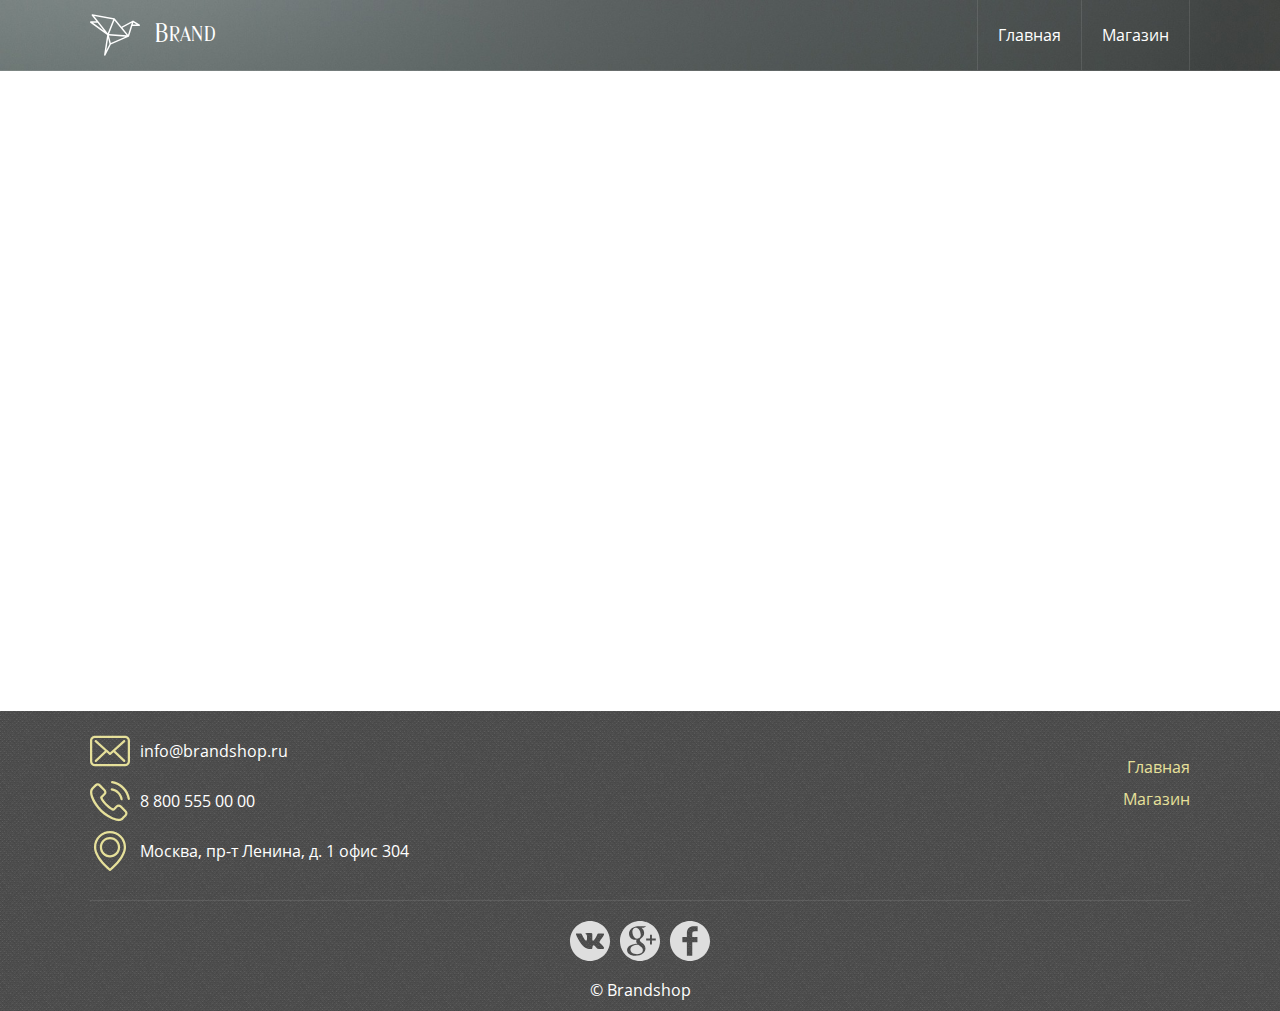
<file: brandshop/index.html>
<!DOCTYPE html>
<html lang="ru">
<head>
    <meta charset="UTF-8">
    <link href="styles/site.css" rel="stylesheet">
    <script src="scripts/jquery.js"></script>
    <script src="scripts/site.js"></script>
    <title>Онлайн магазин</title>
</head>
<body>
<header>
    <div id="headerInside">
        <div id="logo"></div>
        <div id="companyName">Brand</div>
        <div id="navWrap">
            <a href="#">
                Главная
            </a>
            <a href="#">
                Магазин
            </a>
        </div>
    </div>
</header>

<div id="content">
    <?php
        echo "Hello World!"
    ?>
    <!-- <div id="promo">
        <h1 id="promoText">
            Здесь будет рекламный заголовок
        </h1>
    </div>

    <div id="mainTextWrap">
        <div id="mainText">
            Здесь будет текст для главной страницы. Здесь будет текст для главной страницы. Здесь будет текст для главной страницы.
            Здесь будет текст для главной страницы. Здесь будет текст для главной страницы. Здесь будет текст для главной страницы.
            Здесь будет текст для главной страницы. Здесь будет текст для главной страницы. Здесь будет текст для главной страницы.
            Здесь будет текст для главной страницы. Здесь будет текст для главной страницы. Здесь будет текст для главной страницы.
            Здесь будет текст для главной страницы. Здесь будет текст для главной страницы. Здесь будет текст для главной страницы.
            Здесь будет текст для главной страницы. Здесь будет текст для главной страницы. Здесь будет текст для главной страницы.
            Здесь будет текст для главной страницы. Здесь будет текст для главной страницы. Здесь будет текст для главной страницы.
            Здесь будет текст для главной страницы. Здесь будет текст для главной страницы. Здесь будет текст для главной страницы.
            Здесь будет текст для главной страницы. Здесь будет текст для главной страницы. Здесь будет текст для главной страницы.
        </div>
    </div>

    <div style="width: 1100px; margin: 0 auto">
        <hr>
        <h2>
            Это будет отдельная страница с открытым магзином
        </h2>

        <div style="width: 1100px; margin: 0 auto">
            <h1>
                Каталог товаров
            </h1>
            <div>
                <div class="shopUnit">
                    <img src="http://placehold.it/308x231" />

                    <div class="shopUnitName">
                        Название продукта
                    </div>
                    <div class="shopUnitShortDesc">
                        Здесь будет немного текста описывающего продукт.
                        Здесь будет немного текста описывающего продукт.
                        Здесь будет немного текста описывающего продукт.
                    </div>
                    <div class="shopUnitPrice">
                        Цена: 0000 $
                    </div>
                    <a href="#" class="shopUnitMore">
                        Подробнее
                    </a>
                </div>

                <div class="shopUnit">
                    <img src="http://placehold.it/308x231" />

                    <div class="shopUnitName">
                        Название продукта
                    </div>
                    <div class="shopUnitShortDesc">
                        Здесь будет немного текста описывающего продукт.
                        Здесь будет немного текста описывающего продукт.
                        Здесь будет немного текста описывающего продукт.
                    </div>
                    <div class="shopUnitPrice">
                        Цена: 0000 $
                    </div>
                    <a href="#" class="shopUnitMore">
                        Подробнее
                    </a>
                </div>

                <div class="shopUnit">
                    <img src="http://placehold.it/308x231" />

                    <div class="shopUnitName">
                        Название продукта
                    </div>
                    <div class="shopUnitShortDesc">
                        Здесь будет немного текста описывающего продукт.
                        Здесь будет немного текста описывающего продукт.
                        Здесь будет немного текста описывающего продукт.
                    </div>
                    <div class="shopUnitPrice">
                        Цена: 0000 $
                    </div>
                    <a href="#" class="shopUnitMore">
                        Подробнее
                    </a>
                </div>
            </div>
        </div>

        <div style="margin-bottom: 20px; float: left;">
            <hr>
            <h2>
                Это будет отдельная страница с открытым товаром
            </h2>

            <div id="openedProduct-img">
                <img src="http://placehold.it/342x260">
            </div>
            <div id="openedProduct-content">
                <h1 id="openedProduct-name">
                    Название продукта
                </h1>
                <div id="openedProduct-desc">
                    Здесь будет описание продукта. Здесь будет описание продукта. Здесь будет описание продукта.
                    Здесь будет описание продукта. Здесь будет описание продукта. Здесь будет описание продукта.
                    Здесь будет описание продукта. Здесь будет описание продукта. Здесь будет описание продукта.
                </div>
                <div id="openedProduct-price">
                    Цена: 0000 $
                </div>
            </div>
        </div>


    </div> -->
</div>

<footer>
    <div id="footerInside">

        <div id="contacts">
            <div class="contactWrap">
                <img src="images/envelope.svg" class="contactIcon">
                info@brandshop.ru
            </div>
            <div class="contactWrap">
                <img src="images/phone-call.svg" class="contactIcon">
                8 800 555 00 00
            </div>
            <div class="contactWrap">
                <img src="images/placeholder.svg" class="contactIcon">
                Москва, пр-т Ленина, д. 1 офис 304
            </div>
        </div>

        <div id="footerNav">
            <a href="#">Главная</a>
            <a href="#">Магазин</a>
        </div>

        <div id="social">
            <img class="socialItem" src="images/vk-social-logotype.svg">
            <img class="socialItem" src="images/google-plus-social-logotype.svg">
            <img class="socialItem" src="images/facebook-logo.svg">
        </div>

        <div id="copyrights">&copy; Brandshop</div>
    </div>
</footer>

</body>
</html>
</file>
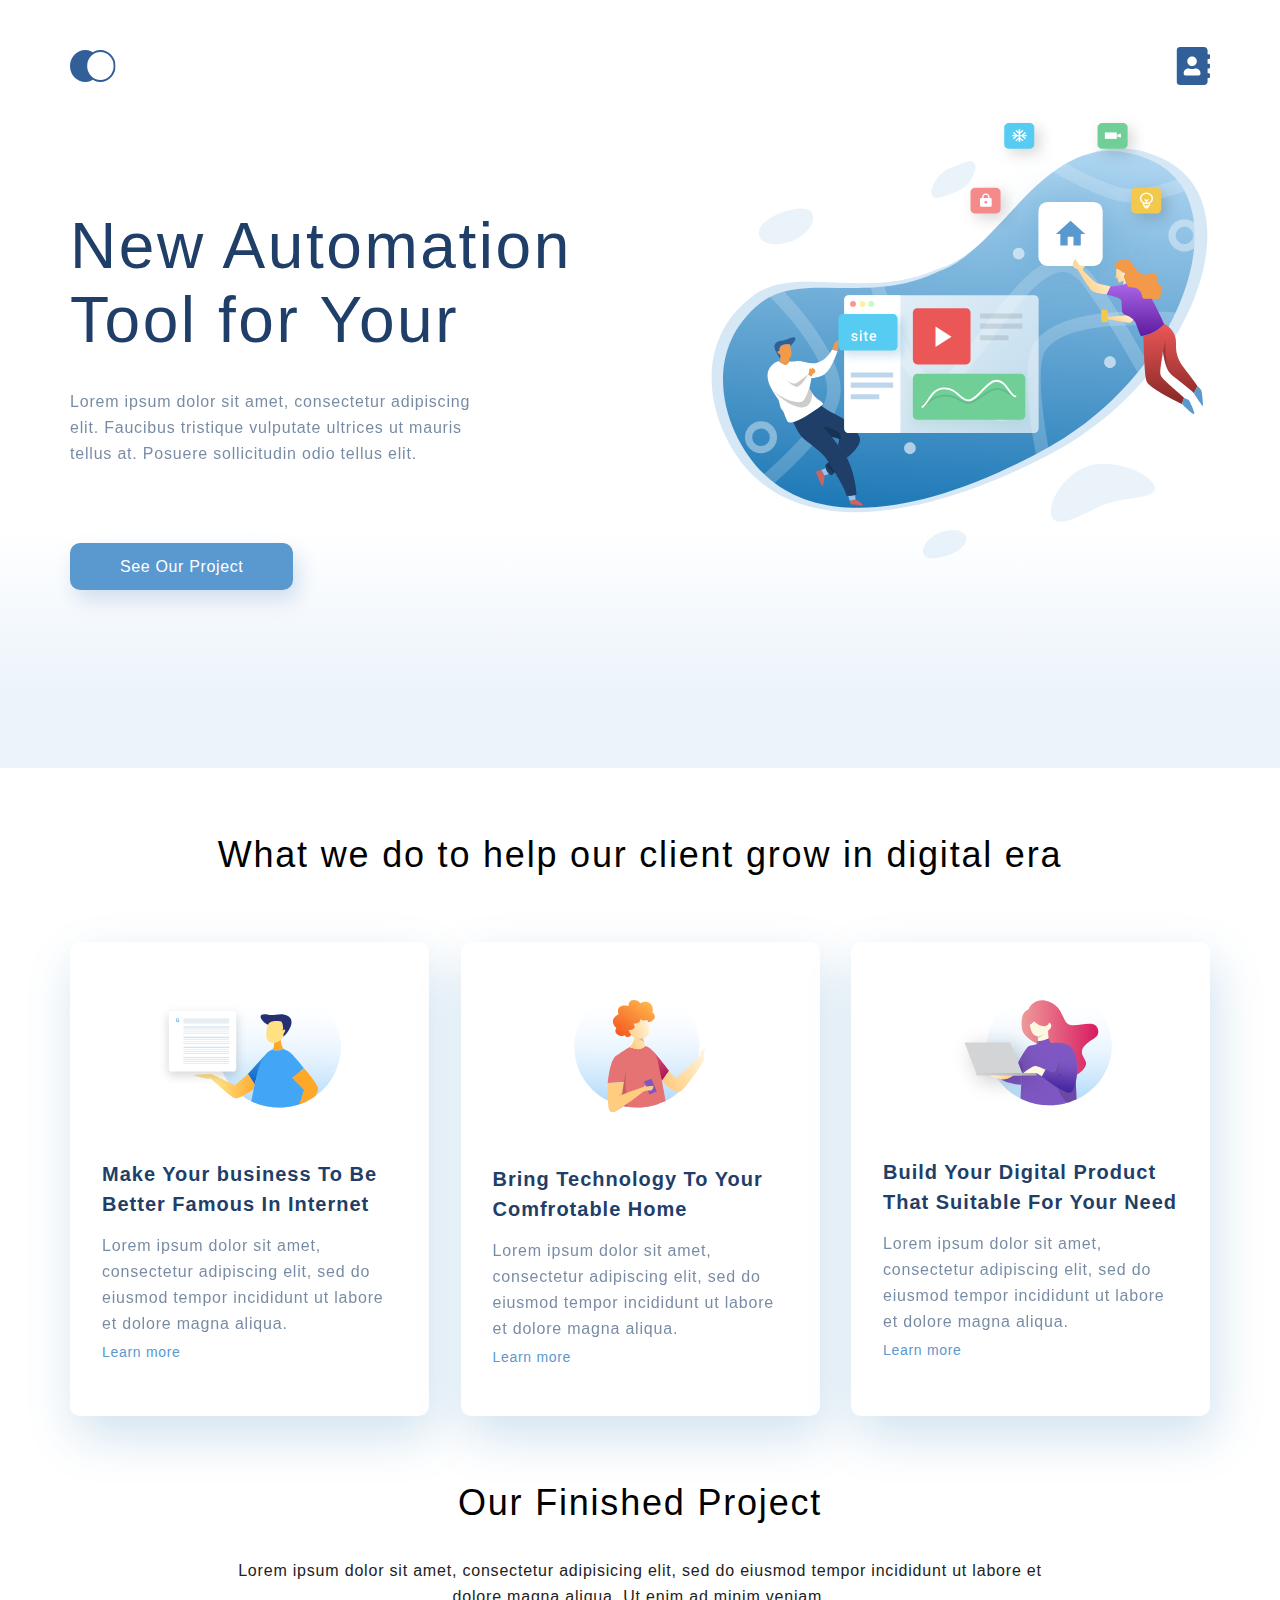
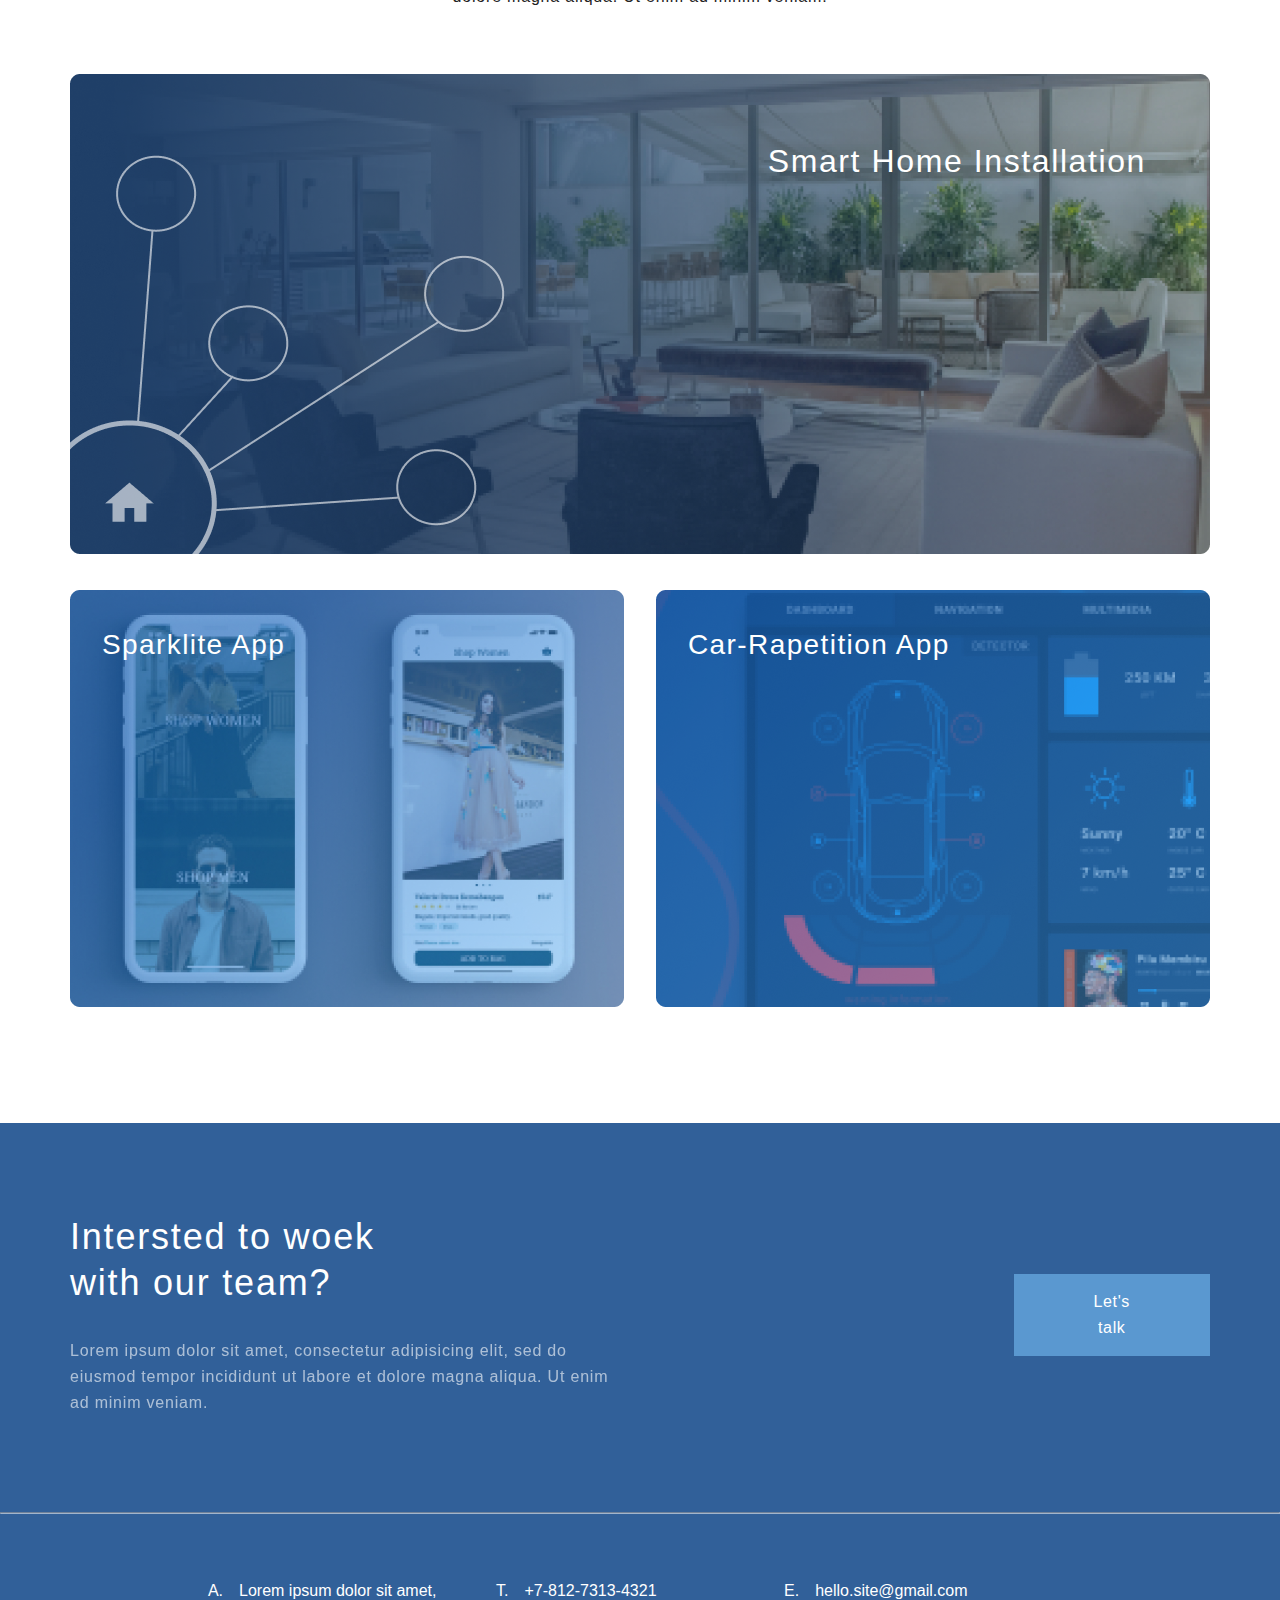
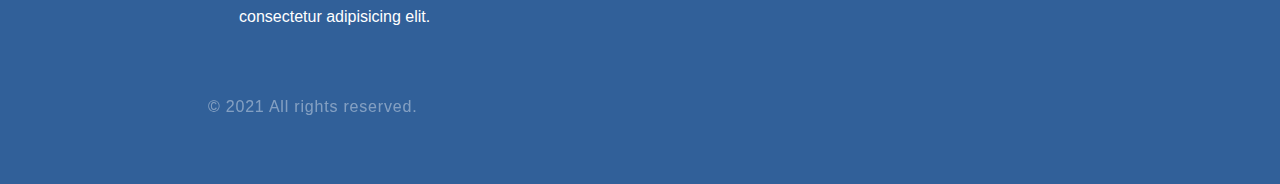
<file: html-css/index.html>
<!DOCTYPE html>
<html lang="en">
<head>
    <meta charset="UTF-8">
    <meta http-equiv="X-UA-Compatible" content="IE=edge">
    <meta name="viewport" content="width=device-width, initial-scale=1.0">
    <title>Project Figma</title>
    <link rel="stylesheet" href="style.css" type="text/css">
</head>
<body>
    <div class="top">
        <div class="container top__box">
            <ul class="header">
                <li><a href="index.html"><img src="img/logo.svg" alt="logo"></a></li>
                <li><a href="contacts.html"><img src="img/contacts.svg" alt="contacts"></a></li>
            </ul>
            <div class="top__info">
                <h1 class="top__heading">New Automation
                    Tool for Your </h1>
                <p class="text top__text">Lorem ipsum dolor sit amet, consectetur adipiscing elit. Faucibus tristique vulputate ultrices ut mauris tellus at. Posuere sollicitudin odio tellus elit. </p>
                <a class="top__button">See Our Project</a>
            </div>
        </div>
    </div>

    <div class="what-we-do container">
        <h3 class="heading">What we do to help our client grow in digital era</h3>
        <div class="card-box">
            <div class="card">
                <img class="card__img" src="img/card1.svg" alt="person-1">
                <h4 class="heading-mini">Make Your business To Be
                    Better Famous In Internet</h4>
                <p class="text">Lorem ipsum dolor sit amet, consectetur adipiscing elit, sed do eiusmod tempor incididunt 
                    ut labore et dolore magna aliqua.</p>
                <a class="card__link" href="#">Learn more</a>
            </div>
            <div class="card">
                <img class="card__img" src="img/card3.svg" alt="person-1">
                <h4 class="heading-mini">Bring Technology To Your 
                    Comfrotable Home</h4>
                <p class="text">Lorem ipsum dolor sit amet, consectetur adipiscing elit, sed do eiusmod tempor incididunt ut labore et dolore magna aliqua.</p>
                <a class="card__link" href="#">Learn more</a>
            </div>
            <div class="card">
                <img class="card__img" src="img/card2.svg" alt="person-1">
                <h4 class="heading-mini">Build Your Digital Product
                    That Suitable For Your Need</h4>
                <p class="text">Lorem ipsum dolor sit amet, consectetur adipiscing elit, sed do eiusmod tempor incididunt ut labore et dolore magna aliqua.</p>
                <a class="card__link" href="#">Learn more</a>
            </div>
        </div>
    </div>

    <div class="project container">
        <h3 class="heading">Our Finished Project</h3>
        <p class="text text_project">Lorem ipsum dolor sit amet, consectetur adipisicing elit, sed do eiusmod tempor incididunt ut labore et dolore magna aliqua. Ut enim ad minim veniam.</p>
        <div class="project__item">
            <img class="project__img" src="img/ProjectMobile.png" alt="Photo">
            <p class="project__text">Smart Home Installation</p>
        </div>

        <div class="project__parent">
            <div class="project__item project__item_margin">
                <img class="project__img" src="img/ProjectWidth.png" alt="Photo">
                <p class="project__text project__text_mini">Sparklite App</p>
            </div>
            <div class="project__item">
                <img class="project__img" src="img/ProjectAuto.png" alt="Photo">
                <p class="project__text project__text_mini">Car-Rapetition App</p>
            </div>
        </div>
    </div>

    <div class="footer">
        <div class="container">
            <div class="footer__top">
                <div class="footer__text">
                    <h3 class="heading footer__heading">Intersted to woek
                        with our team?</h3>
                    <p class="text text_footer">Lorem ipsum dolor sit amet, consectetur adipisicing elit, sed do eiusmod tempor incididunt ut labore et dolore magna aliqua. Ut enim ad minim veniam.</p>
                </div>
                <a class="footer__button">Let's talk</a>
            </div>
        </div>
        <hr/>
        <div class="container">
            <div class="footer__bottom">
                <ul class="footer__info">
                    <li class="footer__list">Lorem ipsum dolor sit amet, consectetur adipisicing elit.</li>
                    <li class="footer__list">+7-812-7313-4321</li>
                    <li class="footer__list">hello.site@gmail.com</li>
                </ul>
                <div class="footer__copy">
                    <p class="text footer__copy-text">&copy; 2021 All rights reserved.</p>
                </div>
            </div>
        </div>
    </div>
</body>
</html>
</file>
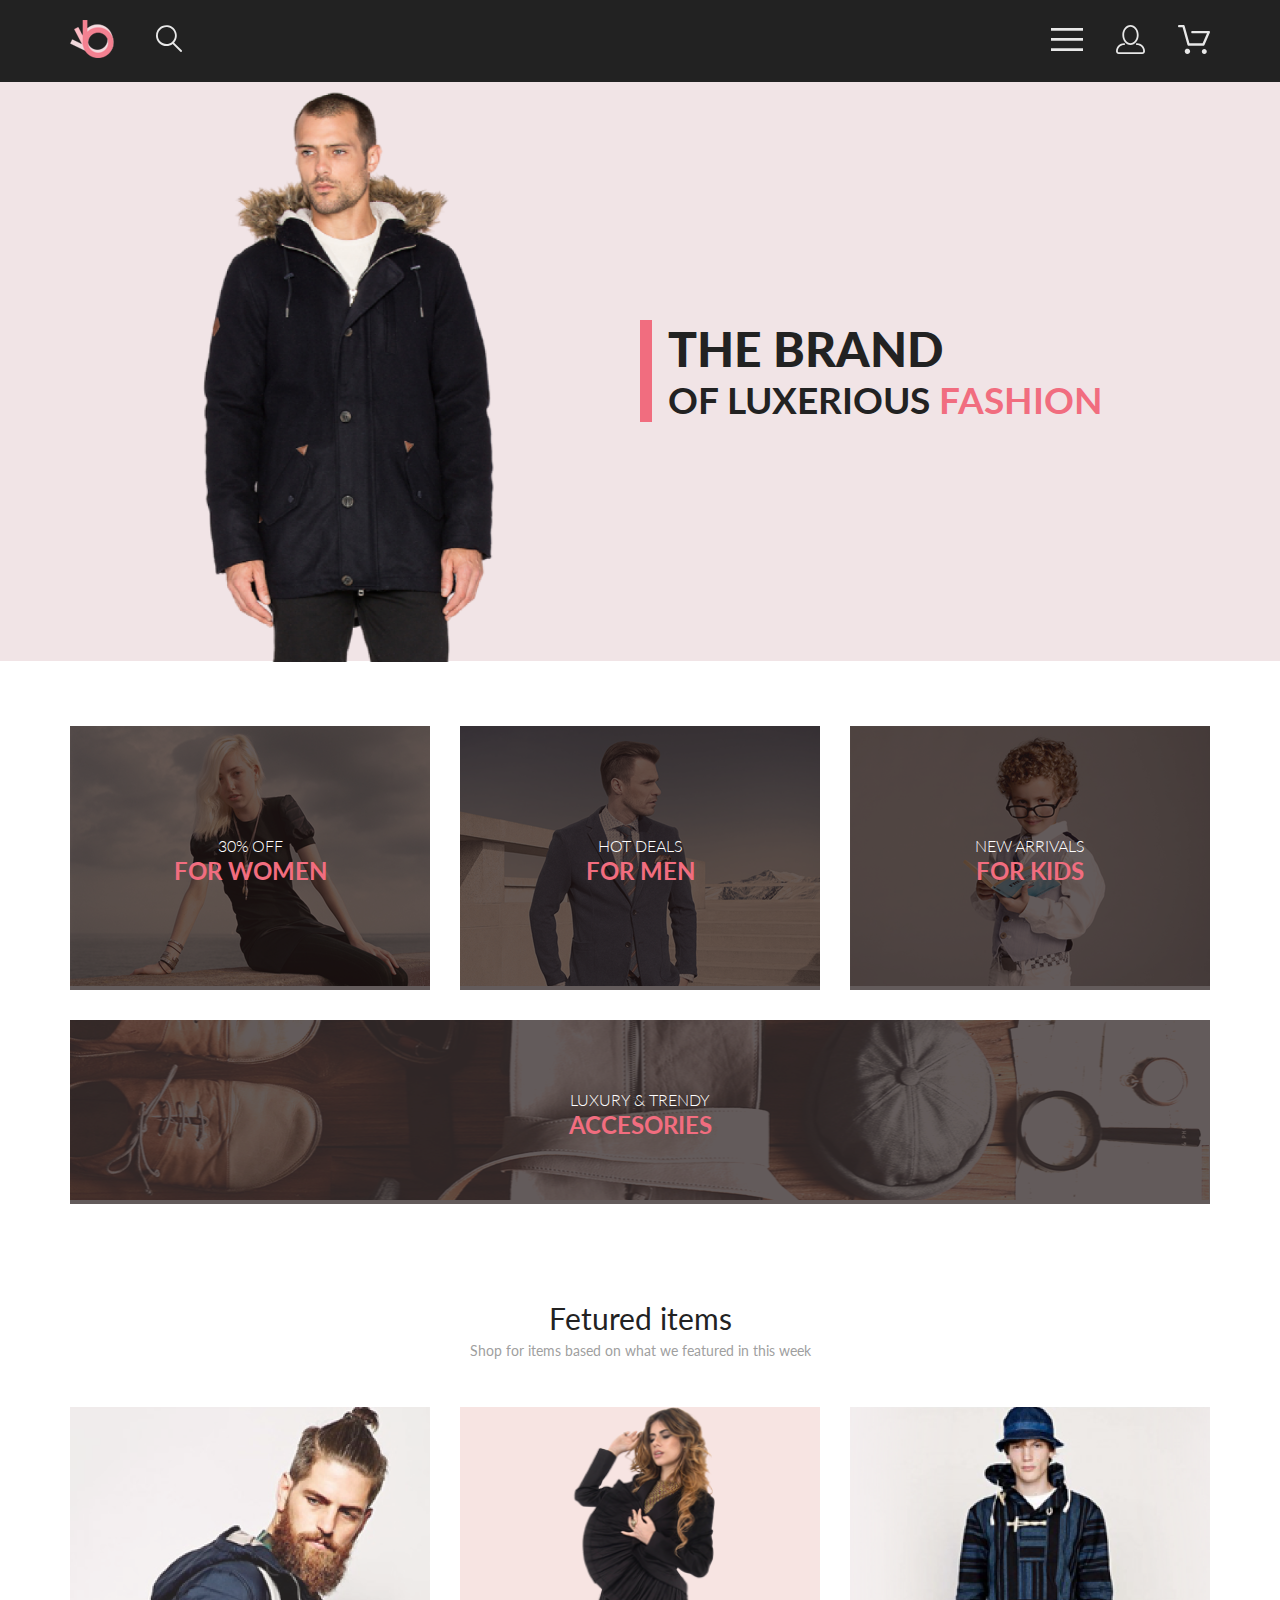
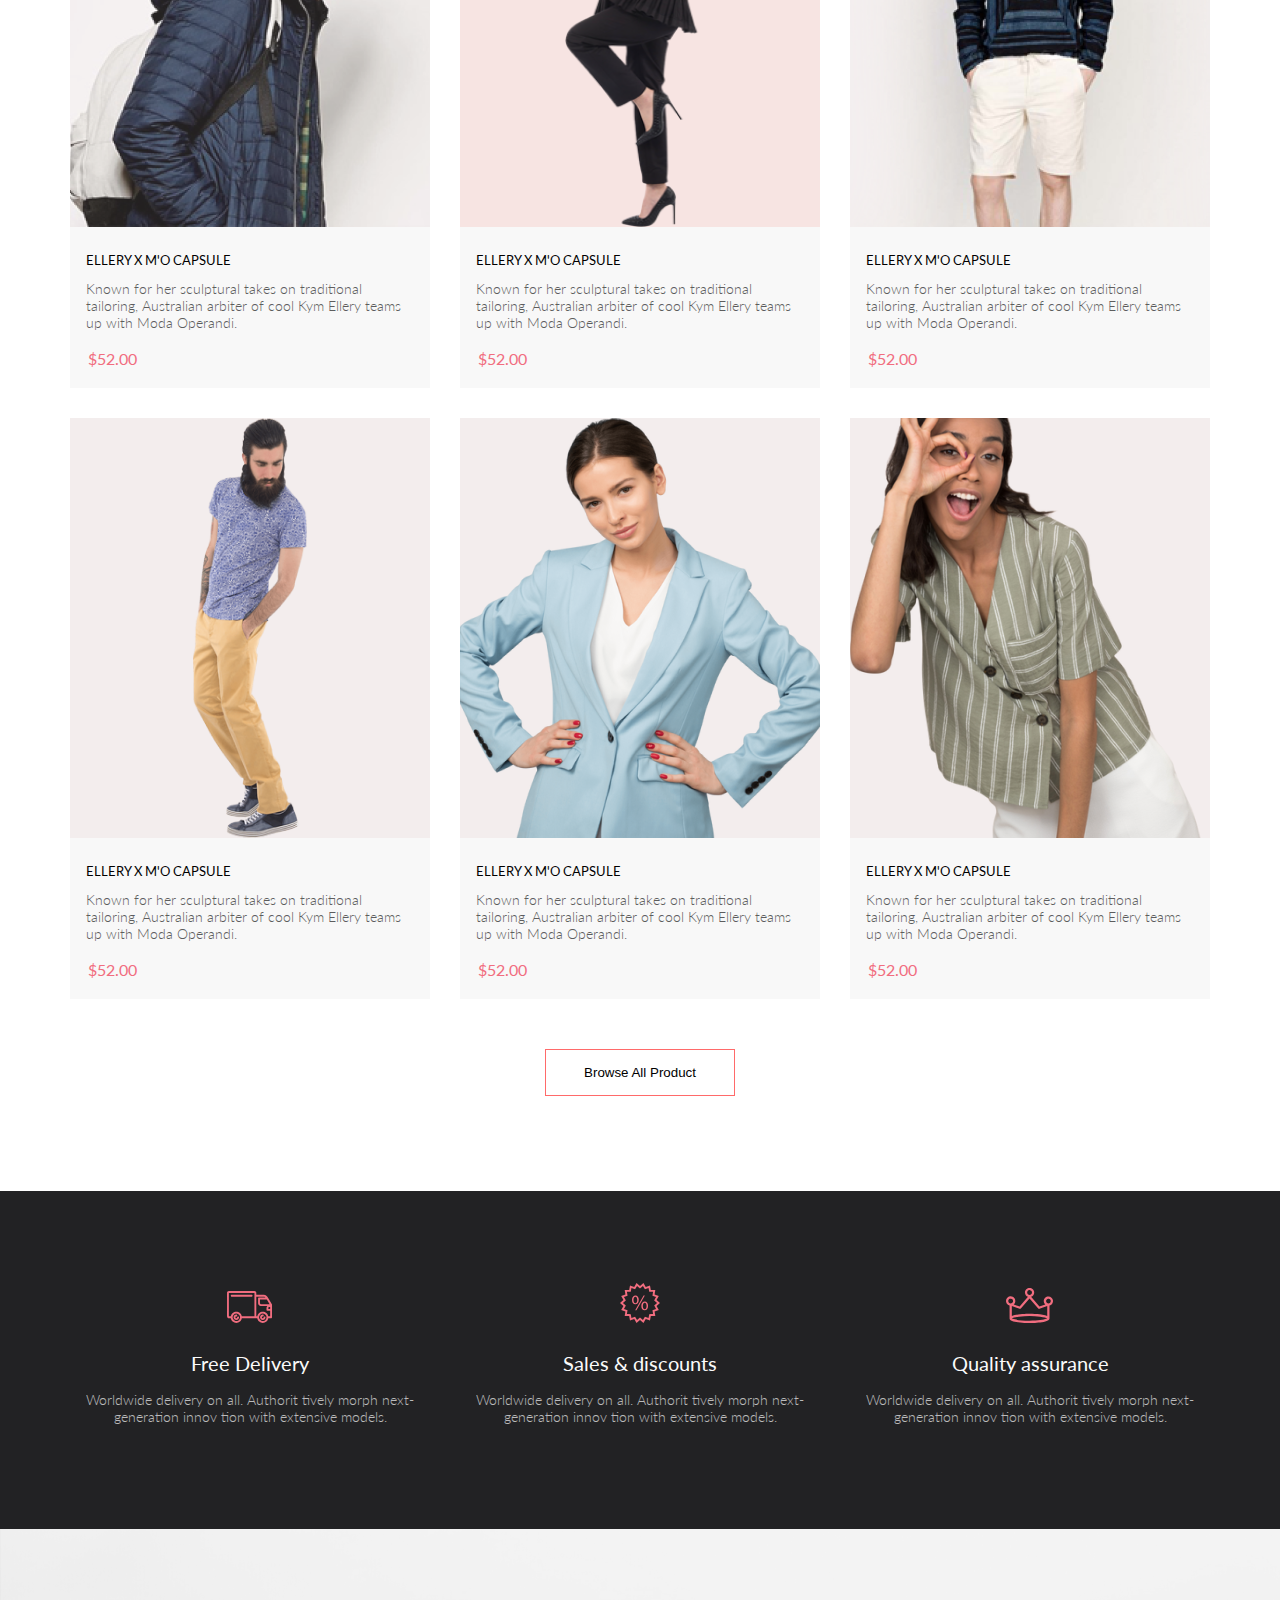
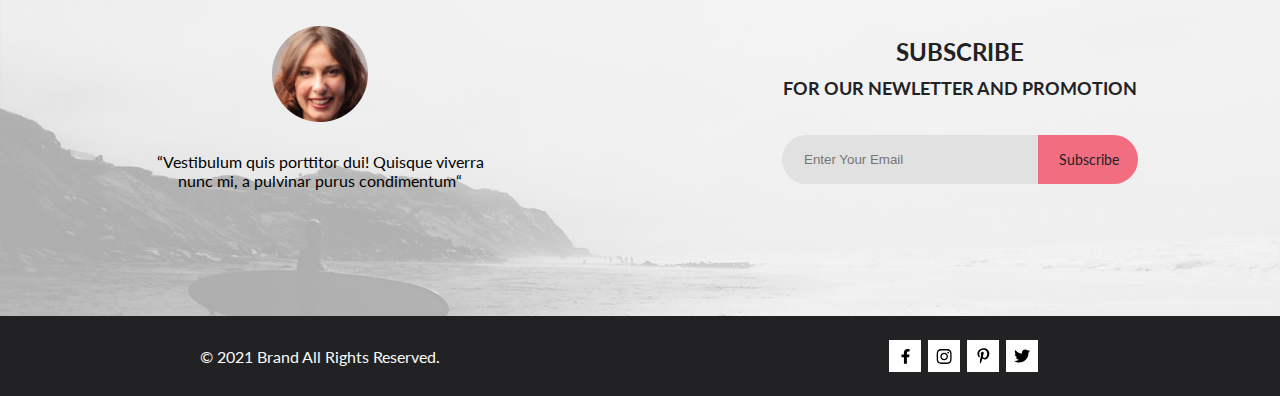
<file: prof-layout/index.html>
<!DOCTYPE html>
<html lang="en">
<head>
    <meta charset="UTF-8">
    <meta http-equiv="X-UA-Compatible" content="IE=edge">
    <meta name="viewport" content="width=device-width, initial-scale=1.0">
    <title>Document</title>
    <link rel="stylesheet" href="style.css">
</head>
<body>
    <header>
        <div class="top">
            <nav>
                <div class="menu container">
                    <ul class="menu_left">
                        <li class="menu_left_item"><img src="images/logo.png" alt=""></li>
                        <li class="menu_left_item"><img src="images/search.svg" alt=""></li>
                    </ul>
                    <ul class="menu_right">
                        <li class="menu_right_item"><img src="images/menu.svg" alt=""></li>
                        <li class="menu_right_item"><img src="images/profile.svg" alt=""></li>
                        <li class="menu_right_item"><img src="images/cart.svg" alt=""></li>
                    </ul>
                </div>
            </nav>
        </div>
    
        <section class="top_bottom">
            <div class="poster container">
                <div class="poster_left">
                    <img src="images/poster_man.png" alt="">
                </div>
                <div class="poster_right">
                    <div class="poster_right_text">
                        <h1 class="text_h1">The brand</h1>
                        <h3 class="text_h3">of luxerious <span class="colortext">fashion</span></h3>
                    </div>
                </div>
            </div>
        </section>
    </header>

    <main>
        <div class="middle">
            <section class="categories container">
                <div class="categories_items">
                    <div class="categories_items_small">
                        <div class="card_small_women">
                            <div class="image">
                                <img src="images/women.png" alt="">
                            </div>
                            <div class="card_text">
                                <h1 class="text_h3_cat">30% off</h1>
                                <h3 class="text_h1_cat"><span class="colortext">for women</span></h3>
                            </div>
                        </div>
                        <div class="card_small_men">
                                <div class="image">
                                    <img src="images/men.png" alt="">
                                </div>
                                <div class="card_text">
                                    <h1 class="text_h3_cat">hot deals</h1>
                                    <h3 class="text_h1_cat"><span class="colortext">for men</span></h3>
                                </div>
                        </div>
                        <div class="card_small_kids">
                            <div class="image">
                                <img src="images/kids.png" alt="">
                            </div>
                            <div class="card_text">
                                <h1 class="text_h3_cat">new arrivals</h1>
                                <h3 class="text_h1_cat"><span class="colortext">for kids</span></h3>
                            </div>
                        </div>
                    </div>
                    <div class="categories_items_big">
                        <div class="image">
                            <img class="extra_img_cat" src="images/accesories.png" alt="">
                        </div>
                        <div class="card_text">
                            <h3 class="text_h3_cat">Luxury & trendy</h3>
                            <h1 class="text_h1_cat"><span class="colortext">Accesories</span></h1>
                        </div>
                    </div>
                </div>
            </section>

            <section class="fetured container">
                <div class="text">
                    <h1 class="text_h1_featured">Fetured items</h1>
                    <p class="text_p_featured">Shop for items based on what we featured in this week</p>
                </div>
                <div class="card_items">
                    <article class="card">
                        <div class="img">
                            <div class="hover">
                                <button class="button_add-to-cart">
                                    <img class="cart_img" src="images/cart.svg" alt="">
                                    Add to cart
                                </button>
                            </div>
                            <img src="images/card.png" alt="">
                        </div>
                        <h3 class="text_h3_card">ELLERY X M'O CAPSULE</h3>
                        <p class="text_p_card">Known for her sculptural takes on traditional tailoring, Australian arbiter of cool Kym Ellery teams up with Moda Operandi.</p>
                        <p class="text_p_price">$52.00</p>
                    </article>
                    <article class="card">
                        <div class="img">
                            <div class="hover">
                                <button class="button_add-to-cart">
                                    <img class="cart_img" src="images/cart.svg" alt="">
                                    Add to cart
                                </button>
                            </div>
                            <img class="extra_img" src="images/card2.png" alt="">
                        </div>
                        <h3 class="text_h3_card">ELLERY X M'O CAPSULE</h3>
                        <p class="text_p_card">Known for her sculptural takes on traditional tailoring, Australian arbiter of cool Kym Ellery teams up with Moda Operandi.</p>
                        <p class="text_p_price">$52.00</p>
                    </article>
                    <article class="card">
                        <div class="img">
                            <div class="hover">
                                <button class="button_add-to-cart">
                                    <img class="cart_img" src="images/cart.svg" alt="">
                                    Add to cart
                                </button>
                            </div>
                            <img src="images/card3.png" alt="">
                        </div>
                        <h3 class="text_h3_card">ELLERY X M'O CAPSULE</h3>
                        <p class="text_p_card">Known for her sculptural takes on traditional tailoring, Australian arbiter of cool Kym Ellery teams up with Moda Operandi.</p>
                        <p class="text_p_price">$52.00</p>
                    </article>
                    <article class="card">
                        <div class="img">
                            <div class="hover">
                                <button class="button_add-to-cart">
                                    <img class="cart_img" src="images/cart.svg" alt="">
                                    Add to cart
                                </button>
                            </div>
                            <img src="images/card4.png" alt="">
                        </div>
                        <h3 class="text_h3_card">ELLERY X M'O CAPSULE</h3>
                        <p class="text_p_card">Known for her sculptural takes on traditional tailoring, Australian arbiter of cool Kym Ellery teams up with Moda Operandi.</p>
                        <p class="text_p_price">$52.00</p>
                    </article>
                    <article class="card">
                        <div class="img">
                            <div class="hover">
                                <button class="button_add-to-cart">
                                    <img class="cart_img" src="images/cart.svg" alt="">
                                    Add to cart
                                </button>
                            </div>
                            <img src="images/card5.png" alt="">
                        </div>
                        <h3 class="text_h3_card">ELLERY X M'O CAPSULE</h3>
                        <p class="text_p_card">Known for her sculptural takes on traditional tailoring, Australian arbiter of cool Kym Ellery teams up with Moda Operandi.</p>
                        <p class="text_p_price">$52.00</p>
                    </article>
                    <article class="card">
                        <div class="img">
                            <div class="hover">
                                <button class="button_add-to-cart">
                                    <img class="cart_img" src="images/cart.svg" alt="">
                                    Add to cart
                                </button>
                            </div>
                            <img src="images/card6.png" alt="">
                        </div>
                        <h3 class="text_h3_card">ELLERY X M'O CAPSULE</h3>
                        <p class="text_p_card">Known for her sculptural takes on traditional tailoring, Australian arbiter of cool Kym Ellery teams up with Moda Operandi.</p>
                        <p class="text_p_price">$52.00</p>
                    </article>
                </div>
            </section>
            <div class="button">
                <button class="button_all-prod">Browse All Product</button>
            </div>
        </div>
    </main>

    <footer class="bottom">
        <section class="benefits container">
            <ul>
                <li class="bf_card">
                    <img src="images/ftr_delivery.svg" alt="">
                    <h3 class="text_h3_bf">Free Delivery</h3>
                    <p class="text_p_bf">Worldwide delivery on all. Authorit tively morph next-generation innov tion with extensive models.</p>
                </li>
                <li class="bf_card">
                    <img src="images/sales.svg" alt="">
                    <h3 class="text_h3_bf">Sales & discounts</h3>
                    <p class="text_p_bf">Worldwide delivery on all. Authorit tively morph next-generation innov tion with extensive models.</p>
                </li>
                <li class="bf_card">
                    <img src="images/crown.svg" alt="">
                    <h3 class="text_h3_bf">Quality assurance</h3>
                    <p class="text_p_bf">Worldwide delivery on all. Authorit tively morph next-generation innov tion with extensive models.</p>
                </li>
            </ul>
        </section>
    
        <section class="subs-and-prom">
            <div class="smoth">
                <div class="subs-and-prom_left">
                    <img src="images/Intersect.png" alt="">
                    <p class="text_p_subs-and-prom">“Vestibulum quis porttitor dui! Quisque viverra nunc mi, a pulvinar purus condimentum“</p>
                </div>
                <div class="subs-and-prom_right">
                    <h3 class="text_h3_subs-and-prom">SUBSCRIBE</h3>
                    <h4 class="text_h4_subs-and-prom">FOR OUR NEWLETTER AND PROMOTION</h4>
                    <form action="#">
                        <input type="email" class="text-area" placeholder="Enter Your Email">
                        <button class="button_sub">Subscribe</button>
                    </form>
                </div>
            </div>
        </section>

        <section class="copy">
            <div class="copy_left">
                <p class="text_p_copy">© 2021  Brand  All Rights Reserved.</p>
            </div>
            <div class="copy_right">
                <div class="square"><img src="images/copy_fb.svg" alt=""></div>
                <div class="square"><img src="images/copy_inst.svg" alt=""></div>
                <div class="square"><img src="images/copy_pin.svg" alt=""></div>
                <div class="square"><img src="images/copy_twit.svg" alt=""></div>
            </div>
        </section>
    </footer>
</body>
</html>
</file>
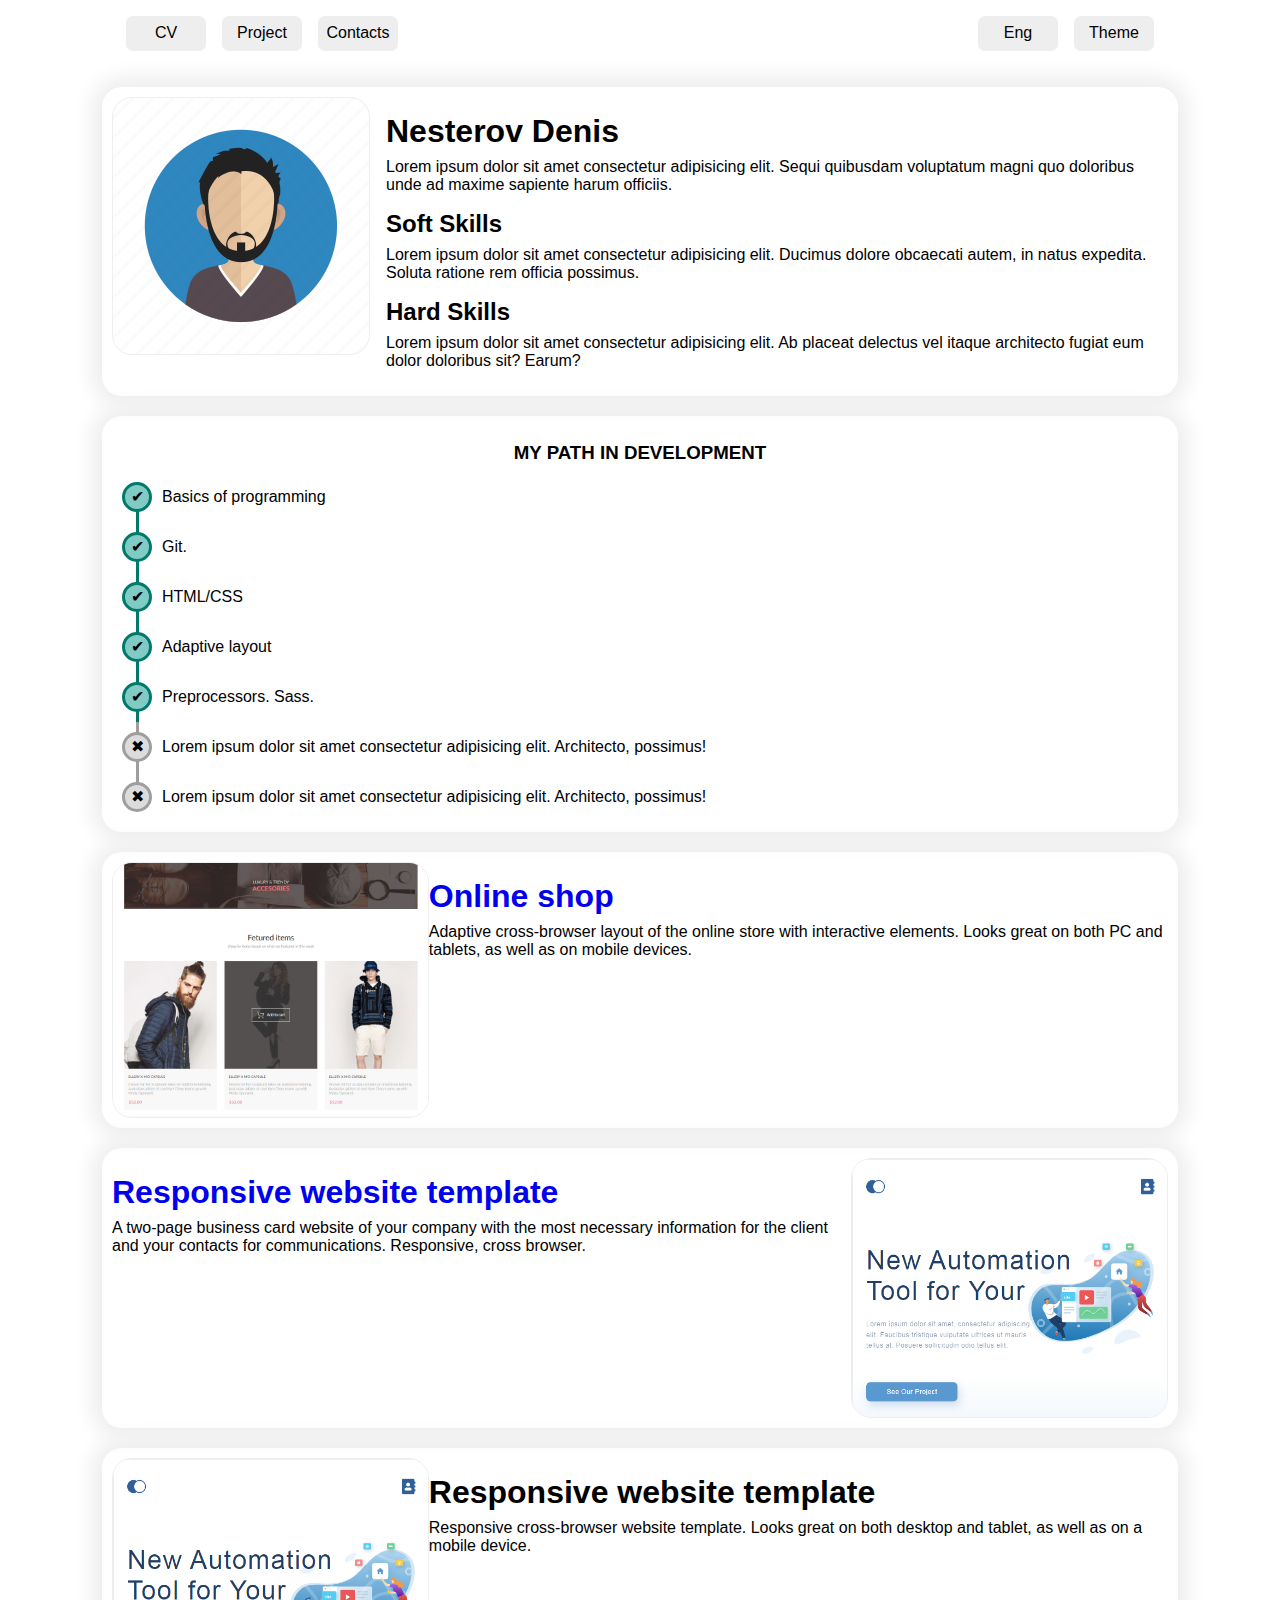
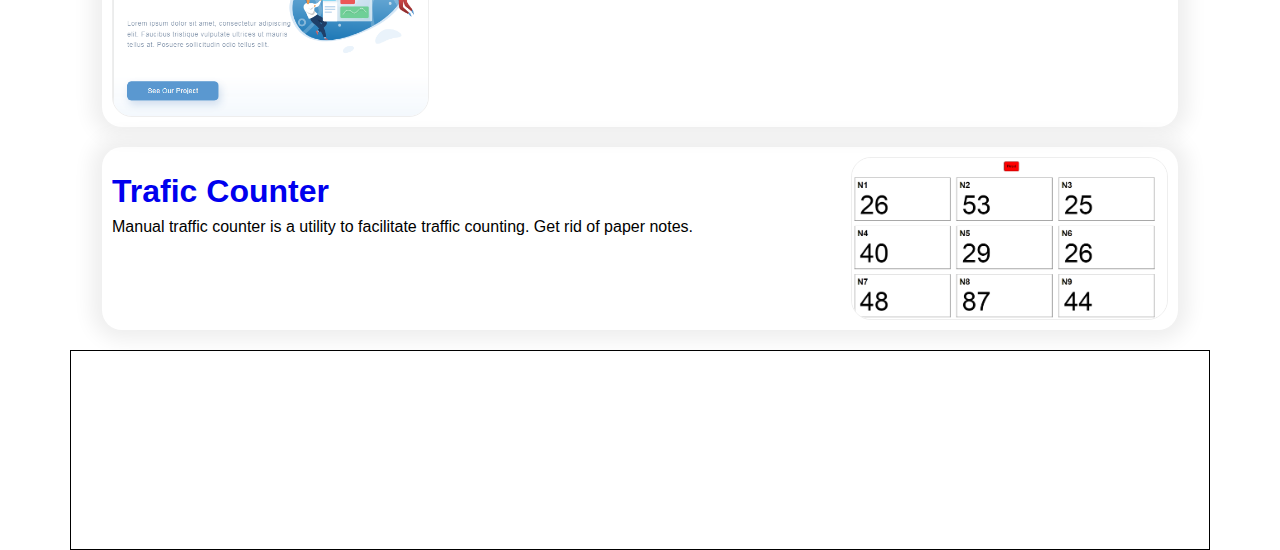
<file: site-portfolio/index.html>
<!DOCTYPE html>
<html lang="en">
<head>
    <meta charset="UTF-8">
    <meta http-equiv="X-UA-Compatible" content="IE=edge">
    <meta name="viewport" content="width=device-width, initial-scale=1.0">
    <link rel="stylesheet" href="style.css">
    <title>PORTFOLIO</title>
</head>
<body>
    <div class="top">
        <div class="header container">
            <div class="menu">
                <ul class="menu_left">
                    <li class="menu_item">CV</li>
                    <li class="menu_item">Project</li>
                    <li class="menu_item">Contacts</li>
                </ul>
                <ul class="menu_right">
                    <li class="menu_item">Eng</li>
                    <li class="menu_item">Theme</li>
                </ul>
            </div>
        </div>
    </div>
    <div class="middle">
        <div class="content container">
            <div class="CV">
                <div class="CV_head">
                    <div class="photo">
                        <img src="../html-css/img/Profile_Photo.png" alt="">
                    </div>
                    <div class="article">
                        <h1>Nesterov Denis</h1>
                        <p class="p_CV">Lorem ipsum dolor sit amet consectetur adipisicing elit. Sequi quibusdam voluptatum magni quo doloribus unde ad maxime sapiente harum officiis.</p>
                        <h2>Soft Skills</h2>
                        <p class="p_CV">Lorem ipsum dolor sit amet consectetur adipisicing elit. Ducimus dolore obcaecati autem, in natus expedita. Soluta ratione rem officia possimus. </p>
                        <h2>Hard Skills</h2>
                        <p class="p_CV">Lorem ipsum dolor sit amet consectetur adipisicing elit. Ab placeat delectus vel itaque architecto fugiat eum dolor doloribus sit? Earum?</p>
                    </div>
                </div>
            </div>
            <div class="roadMap">
                <h3 class="text_h3_roadMap">My path in development</h3>
                <div class="roadMap_item">
                    <div class="roadMap_item_checkPoint">
                        <div class="verticalLine verticalLine_start"></div>
                        <div class="circle"><p class="circle_symbol"></p></div>
                    </div>
                    <div class="roadMap_item_content"><p class="p_roadMap">Basics of programming</p></div>
                </div>
                <div class="roadMap_item">
                    <div class="roadMap_item_checkPoint">
                        <div class="verticalLine verticalLine_middle"></div>
                        <div class="circle"><p class="circle_symbol"></p></div>
                    </div>
                    <div class="roadMap_item_content"><p class="p_roadMap">Git.</p></div>
                </div>
                <div class="roadMap_item">
                    <div class="roadMap_item_checkPoint">
                        <div class="verticalLine verticalLine_middle"></div>
                        <div class="circle"><p class="circle_symbol"></p></div>
                    </div>
                    <div class="roadMap_item_content"><p class="p_roadMap">HTML/CSS</p></div>
                </div>
                <div class="roadMap_item">
                    <div class="roadMap_item_checkPoint">
                        <div class="verticalLine verticalLine_middle"></div>
                        <div class="circle"><p class="circle_symbol"></p></div>
                    </div>
                    <div class="roadMap_item_content"><p class="p_roadMap">Adaptive layout</p></div>
                </div>
                <div class="roadMap_item">
                    <div class="roadMap_item_checkPoint">
                        <div class="verticalLine verticalLine_middle"></div>
                        <div class="circle"><p class="circle_symbol"></p></div>
                    </div>
                    <div class="roadMap_item_content"><p class="p_roadMap">Preprocessors. Sass.</p></div>
                </div>
                <div class="roadMap_item">
                    <div class="roadMap_item_checkPoint">
                        <div class="verticalLine verticalLine_middle verticalLine_middle_notC"></div>
                        <div class="circle circle_notC"><p class="circle_symbol circle_symbol_notC"></p></div>
                    </div>
                    <div class="roadMap_item_content"><p class="p_roadMap">Lorem ipsum dolor sit amet consectetur adipisicing elit. Architecto, possimus!</p></div>
                </div>
                <div class="roadMap_item">
                    <div class="roadMap_item_checkPoint">
                        <div class="verticalLine verticalLine_end verticalLine_end_notC"></div>
                        <div class="circle circle_notC"><p class="circle_symbol circle_symbol_notC"></p></div>
                    </div>
                    <div class="roadMap_item_content"><p class="p_roadMap">Lorem ipsum dolor sit amet consectetur adipisicing elit. Architecto, possimus!</p></div>
                </div>
            </div>
            <div class="projects">
                <div class="project_item2">
                    <div class="project_label">
                        <h1 class="project_name"><a href="../prof-layout/index.html">Online shop</a></h1>
                        <p class="project_p">Adaptive cross-browser layout of the online store with interactive elements. Looks great on both PC and tablets, as well as on mobile devices.
                        </p>
                    </div>
                    <img class="project_img" src="images/online-shop.PNG" alt="project_image">
                </div>
                <div class="project_item1">
                    <div class="project_label">
                        <h1 class="project_name"><a href="../html-css/index.html">Responsive website template</a></h1>
                        <p class="project_p">A two-page business card website of your company with the most necessary information for the client and your contacts for communications. Responsive, cross browser.</p>
                    </div>
                    <img class="project_img" src="../html-css/img/Figma_Project.PNG" alt="project_image">
                </div>
                <div class="project_item2">
                    <div class="project_label">
                        <h1 class="project_name">Responsive website template</h1>
                        <p class="project_p">Responsive cross-browser website template. Looks great on both desktop and tablet, as well as on a mobile device.
                        </p>
                    </div>
                    <img class="project_img" src="../html-css/img/Figma_Project.PNG" alt="project_image">
                </div>
                <div class="project_item1">
                    <div class="project_label">
                        <h1 class="project_name"><a href="../brandshop/index.html">Trafic Counter</a></h1>
                        <p class="project_p">Manual traffic counter is a utility to facilitate traffic counting. Get rid of paper notes.</p>
                    </div>
                    <img class="project_img" src="../html-css/img/Traffic_Counter.PNG" alt="project_image">
                </div>
            </div>
        </div>
    </div>
    <div class="bottom">
        <div class="footer container">

        </div>
    </div>
</body>
</html>
</file>
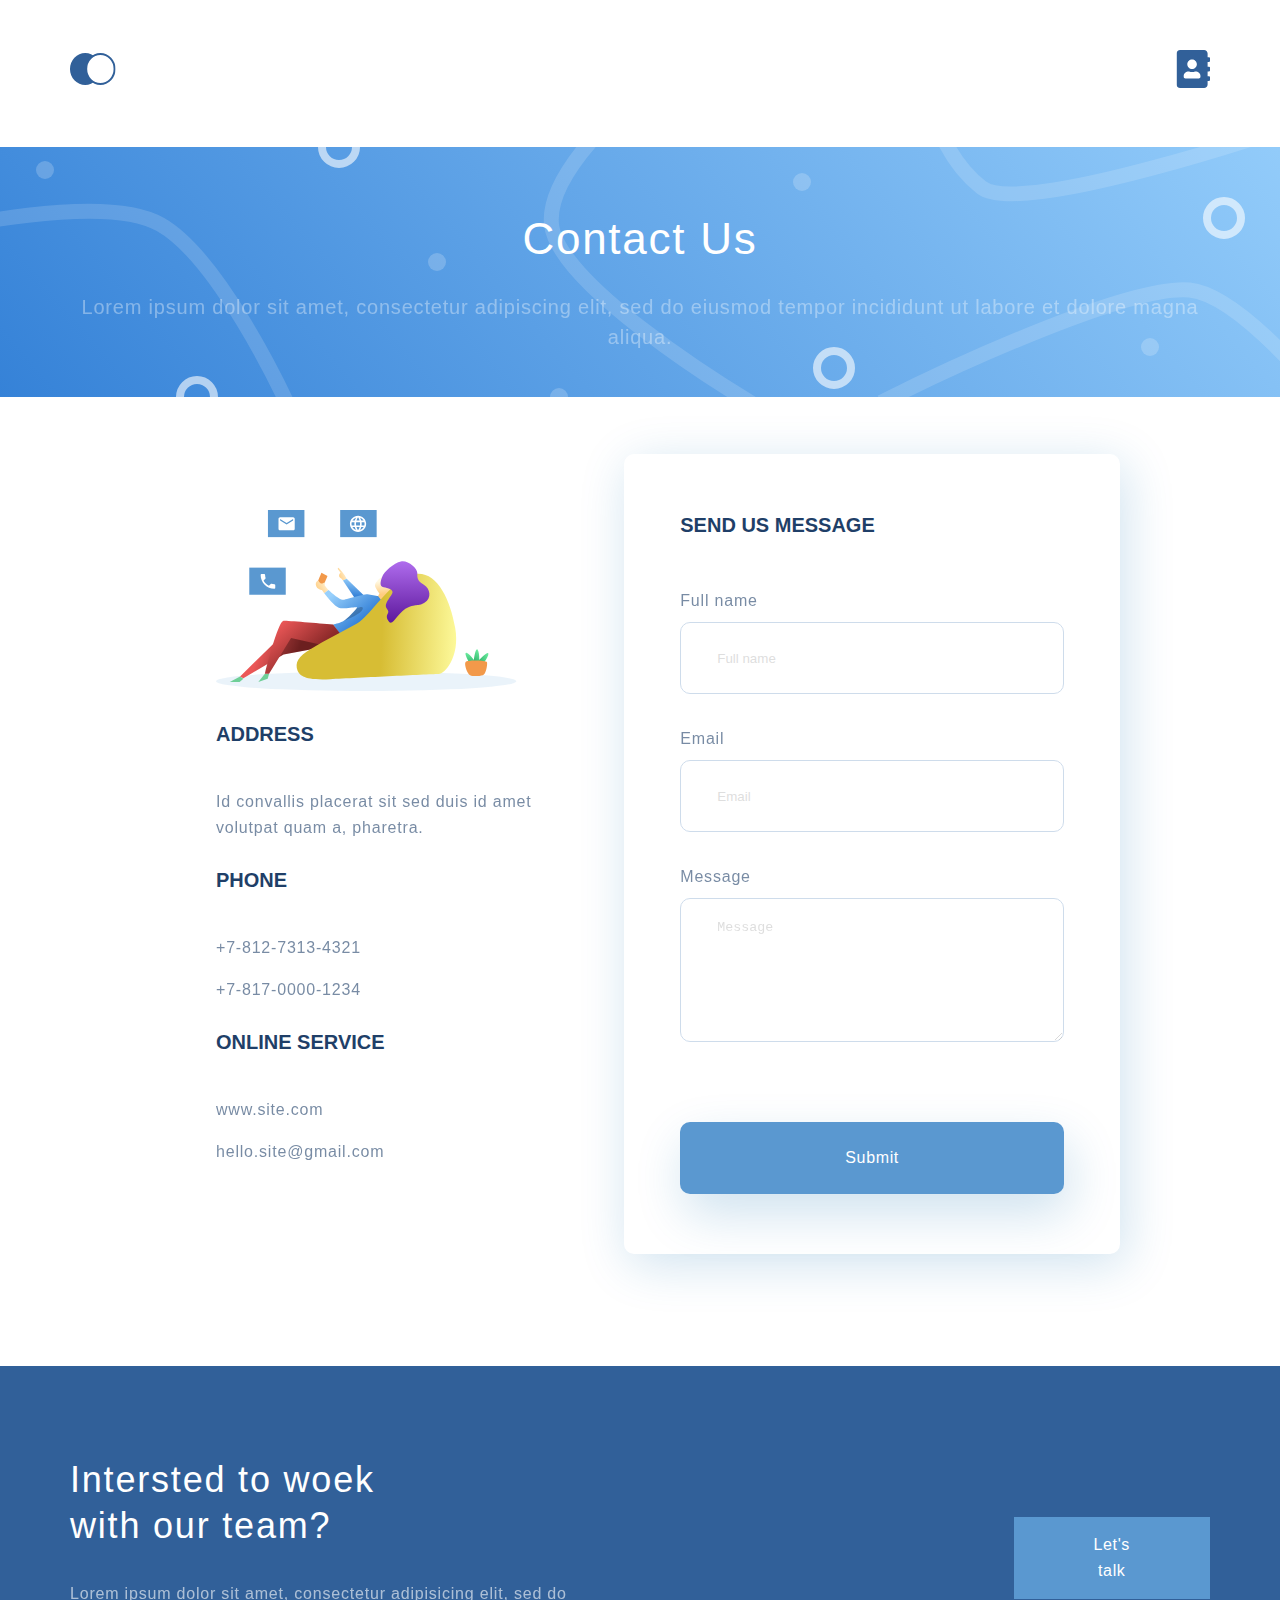
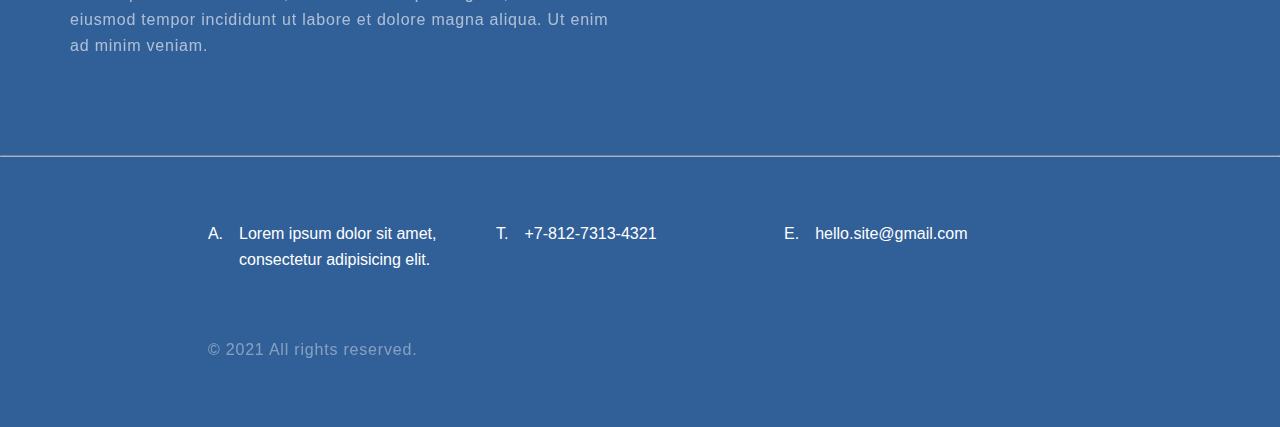
<file: html-css/contacts.html>
<!DOCTYPE html>
<html lang="en">
<head>
    <meta charset="UTF-8">
    <meta http-equiv="X-UA-Compatible" content="IE=edge">
    <meta name="viewport" content="width=device-width, initial-scale=1.0">
    <title>Document</title>
    <link rel="stylesheet" href="style.css" type="text/css">
</head>
<body>
    <div class="top_c">
        <div class="container top__box">
            <ul class="header_c">
                <li><a href="index.html"><img src="img/logo.svg" alt="logo"></a></li>
                <li><a href="contacts.html"><img src="img/contacts.svg" alt="contacts"></a></li>
            </ul>
            <div class="top__info_c">
                <h1 class="top__heading_c">Contact Us</h1>
                <p class="text top__text_c">Lorem ipsum dolor sit amet, consectetur adipiscing elit, sed do eiusmod tempor incididunt ut labore et dolore magna aliqua.</p>
            </div>
        </div>
    </div>

    <div class="container">
        <div class="block__form-contacts">
                <div class="block__contacts">
                <img src="img/Content-contacts.svg" alt="человек">
                <h4 class="form__text form__text-contacts">Address</h4>
                <p class="text">Id convallis placerat sit sed duis id amet volutpat quam a, pharetra.</p>
                <h4 class="form__text form__text-contacts">Phone</h4>
                <ul class="header-contacts">
                    <li class="li__margin"><p class="text">+7-812-7313-4321</p></li>
                    <li><p class="text">+7-817-0000-1234</p></li>
                </ul>
                <h4 class="form__text form__text-contacts">Online service</h4>
                <ul class="header-contacts">
                    <li class="li__margin">
                        <a class="text" href="https://www.google.ru/" target="_blank">www.site.com</a>
                    </li>
                    <li>
                        <a class="text" href="https://mail.ru/" target="_blank">hello.site@gmail.com</a>
                    </li>
                </ul>
            </div>
                
            <div class="block__form">
                <form>
                    <h4 class="form__text">Send us message</h4>
                        <p class="text">Full name<input type="text" class="text-area" placeholder="Full name"></p>
                        <p class="text">Email<input type="email" class="text-area" placeholder="Email"></p>
                        <p class="text">Message<textarea name="" id="" cols="30" rows="5" class="text-area text-area_message" placeholder="Message"></textarea></p>
                        <button type="submit" class="b-submit">Submit</button>
                </form>
            </div>
            </div>
    </div>

    <div class="block__map">
        <script type="text/javascript" charset="utf-8" async src="https://api-maps.yandex.ru/services/constructor/1.0/js/?um=constructor%3Aa0d6be01ea0359f7571652a11c0f17a014a577fd1f18b32b7c74dab0763f7ff9&amp;width=100%25&amp;height=400&amp;lang=ru_RU&amp;scroll=true"></script>
    </div>

    <div class="footer">
        <div class="container">
            <div class="footer__top">
                <div class="footer__text">
                    <h3 class="heading footer__heading">Intersted to woek
                        with our team?</h3>
                    <p class="text text_footer">Lorem ipsum dolor sit amet, consectetur adipisicing elit, sed do eiusmod tempor incididunt ut labore et dolore magna aliqua. Ut enim ad minim veniam.</p>
                </div>
                <a class="footer__button">Let's talk</a>
            </div>
        </div>
        <hr/>
        <div class="container">
            <div class="footer__bottom">
                <ul class="footer__info">
                    <li class="footer__list">Lorem ipsum dolor sit amet, consectetur adipisicing elit.</li>
                    <li class="footer__list">+7-812-7313-4321</li>
                    <li class="footer__list">hello.site@gmail.com</li>
                </ul>
                <div class="footer__copy">
                    <p class="text footer__copy-text">&copy; 2021 All rights reserved.</p>
                </div>
            </div>
        </div>
    </div>
    <!-- Подключить скрипт -->
</body>
</html>
</file>
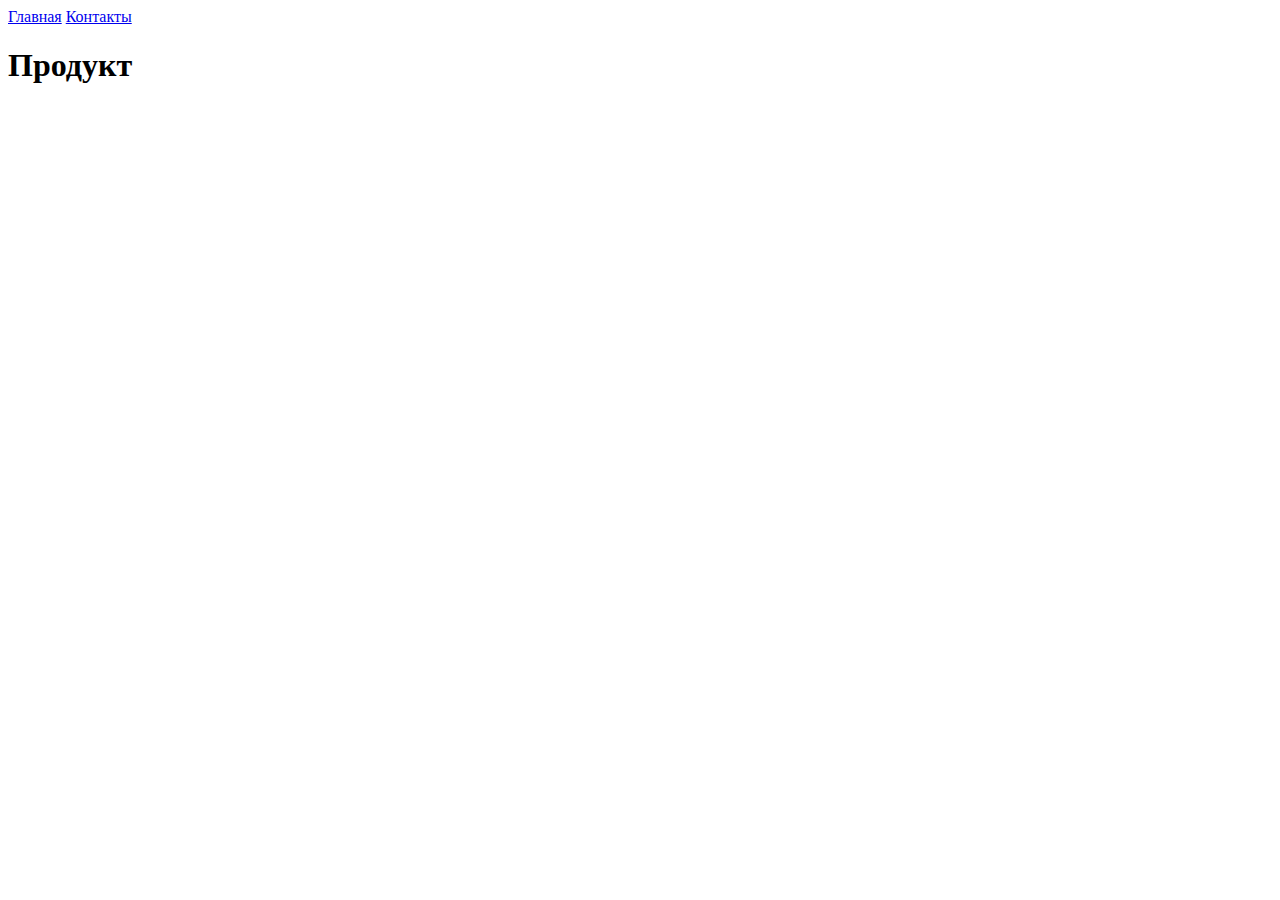
<file: html-css/catalog/product.html>
<!DOCTYPE html>
<html lang="en">
<head>
    <meta charset="UTF-8">
    <meta http-equiv="X-UA-Compatible" content="IE=edge">
    <meta name="viewport" content="width=device-width, initial-scale=1.0">
    <title>Document</title>
</head>
<body>
    <a href="../index.html">Главная</a>
    <a href="../contacts.html">Контакты</a>
    <h1>Продукт</h1>
</body>
</html>
</file>
<file: brandshop/styles/site.css>
@font-face {
    font-family: Huntsman;
    src: url('../fonts/Huntsman.otf');
}

@font-face {
    font-family: Exo;
    src: url('../fonts/Exo.otf');
}

@font-face {
    font-family: "Open Sans";
    src: url('../fonts/OpenSans.ttf');
}

body, html {
    padding: 0;
    margin: 0;
    color: #5e5e5e;
    font-family: "Open Sans", sans-serif;
}

header {
    position: relative;
    width: 100%;
    height: 50px;
    padding: 10px 0;
    border-bottom: 1px solid rgba(255, 255, 255, 0.1);
    background: url('../images/promo.jpg') no-repeat;
    background-size: 100%;
}

#headerInside {
    width: 1100px;
    margin: 0 auto;
}

#logo {
    width: 50px;
    height: 50px;
    float: left;
    background: url('../images/origami-logo.svg') no-repeat;
    background-size: contain;
}

#companyName {
    text-align: right;
    font-family: Huntsman, sans-serif;
    float: left;
    margin-left: 15px;
    font-size: 1.3em;
    line-height: 50px;
    color: #fff;
}

#navWrap {
    height: 50px;
    float: right;
    display: flex;
    align-items: center;
	flex-direction: row;
}

#navWrap a {
    display: block;
    font-family: "Open Sans", sans-serif;
    color: #fff;
    text-decoration: none;
    border-left: 1px solid rgba(255, 255, 255, 0.1);
    border-right: 1px solid rgba(255, 255, 255, 0.1);
    padding: 0 20px;
    height: 70px;
    line-height: 70px;
}

#navWrap a:hover {
    background: #5e5e5e;
}

#navWrap a:last-child {
    border-left: none;
}

#content {
    min-height: 600px;
    width: 1100px;
    margin: 0 auto;
    padding: 20px 0;
}

footer {
    float: left;
    width: 100%;
    height: 300px;
    background: url('../images/footerback.png');
    color: #fff;
}

#footerInside {
    position: relative;
    width: 1100px;
    margin: 0 auto;
    height: 100%;
}

#copyrights {
    position: absolute;
    bottom: 10px;
    width: 100%;
    text-align: center;
}

#social {
    padding-top: 20px;
    width: 100%;
    height: 40px;
    position: absolute;
    bottom: 50px;
    display: flex;
    flex-direction: row;
    justify-content: center;
    border-top: 1px solid rgba(255, 255, 255, 0.1);
}

.socialItem {
    width: 40px;
    height: 40px;
    margin: 0 5px;
}

#contacts {
    position: absolute;
    left: 0;
    top: 20px;
    width: 340px;
}

.contactWrap {
    float: left;
    width: 100%;
    margin-bottom: 10px;
    line-height: 40px;
}

.contactIcon {
    width: 40px;
    height: 40px;
    float: left;
    margin-right: 10px;
}

#footerNav {
    position: absolute;
    right: 0;
    top: 45px;
    width: 200px;
}

#footerNav a {
    display: block;
    text-align: right;
    color: #e6e09a;
    margin-bottom: 10px;
    text-decoration: none;
}

#footerNav a:hover {
    color: #fff;
}

/* -------------------- НАЧАЛО стилей для главной страницы --------------------- */

#promo {
    background: url('http://placehold.it/1920x1080') no-repeat;
    width: 100%;
    height: 600px;
    background-size: cover;
    margin-top: -71px;
    float: left;
}

#promoText {
    float: left;
    width: 100%;
    text-align: center;
    margin-top: 100px;
    color: #fff;
    font-family: Exo, sans-serif;
    font-size: 2em;
    word-spacing: 8px;
}

#mainTextWrap {
    width: 100%;
    float: left;
}

#mainText {
    width: 1100px;
    margin: 40px auto;
    text-align: justify;
}

@media all and (min-width: 1500px) {
    #promo {
        height: 800px;
    }
}

/* ----------------- КОНЕЦ стилей для главной страницы ---------------------- */

/* ------------------ НАЧАЛО стилей для главной страницы магазниа ---------------------- */

#shopWrap {
    width: 100%;
    float: left;
}

.shopUnit {
    float: left;
    width: 28%;
    padding: 5px;
    border: 1px solid rgba(225, 225, 225, 0.7);
    margin-right: 6.365%;
    margin-bottom: 20px;
}

.shopUnit:nth-child(3n) {
    margin-right: 0;
}

.shopUnitName {
    width: 100%;
    text-align: center;
    margin-top: 10px;
    font-family: Exo, sans-serif;
    font-size: 1.2em;
}

.shopUnit img {
    width: 100%;
    height: 231px;
}

.shopUnitShortDesc {
    text-align: justify;
    margin-top: 10px;
}

.shopUnitPrice {
    text-align: right;
    padding-right: 20px;
    margin-top: 10px;
    color: #6a6747;
    font-weight: bold;
}

.shopUnitMore {
    border: none;
    padding: 5px 15px;
    background-color: #696969;
    display: block;
    margin-top: 20px;
    text-align: center;
    color: #e6e09a;
    text-decoration: none;
}

.shopUnitMore:hover {
    color: #fff;
    background-color: #777777;
}

/* ------------------ КОНЕЦ стилей для главной старницы магазина -------------------------- */

/* ---------------- НАЧАЛО стилей для страницы с открытым товаром ----------------------- */

#openedProduct-img {
    float: left;
    width: 30%;
    margin-right: 3%;
}

#openedProduct-img img {
    width: 100%;
    padding: 5px;
    border: 1px solid rgba(225, 225, 225, 0.7);
}

#openedProduct-content {
    float: left;
    width: 67%;
}

#openedProduct-name {
    font-family: Exo, sans-serif;
    font-size: 2em;
    margin-top: 0;
}

#openedProduct-desc {
    margin-top: 20px;
}

#openedProduct-price {
    margin-top: 10px;
    color: #6a6747;
    font-weight: bold;
}

/* ---------------- КОНЕЦ стилей для страниы с открытым товаром -------------------------- */
</file>
<file: html-css/style.css>
@charset "UTF-8";
/* Параметры для всех страниц */
* {
  margin: 0;
  padding: 0;
}

body {
  font-family: sans-serif, "Roboto";
}

.container {
  max-width: 1140px;
  margin: 0 auto;
  padding-left: 32px;
  padding-right: 32px;
}

.text {
  text-decoration: none;
  font-size: 16px;
  line-height: 26px;
  color: #1f3f68;
  letter-spacing: 0.05em;
  opacity: 0.6;
}

/* Стили блоков страницы "Главная" */
.top {
  min-height: 768px;
  background: -webkit-gradient(linear, left bottom, left top, color-stop(8.84%, #ebf3fb), color-stop(31.12%, rgba(152, 195, 232, 0)));
  background: linear-gradient(0deg, #ebf3fb 8.84%, rgba(152, 195, 232, 0) 31.12%);
}

.top__box {
  display: -webkit-box;
  display: -ms-flexbox;
  display: flex;
  -webkit-box-orient: vertical;
  -webkit-box-direction: normal;
      -ms-flex-direction: column;
          flex-direction: column;
  height: 100%;
}

.header {
  display: -webkit-box;
  display: -ms-flexbox;
  display: flex;
  -webkit-box-pack: justify;
      -ms-flex-pack: justify;
          justify-content: space-between;
  list-style-type: none;
  padding-top: 42px;
  -webkit-box-align: center;
      -ms-flex-align: center;
          align-items: center;
}

.top__info {
  padding-top: 115px;
  -webkit-box-flex: 1;
      -ms-flex-positive: 1;
          flex-grow: 1;
  background-image: url(img/background-top.svg);
  background-repeat: no-repeat;
  background-position: right center;
  background-size: 44%;
}

.what-we-do {
  padding-top: 64px;
}

.card-box {
  display: -webkit-box;
  display: -ms-flexbox;
  display: flex;
  -webkit-box-pack: justify;
      -ms-flex-pack: justify;
          justify-content: space-between;
  padding-top: 64px;
  padding-bottom: 64px;
}

.card {
  width: 359px;
  padding: 44px 32px;
  -webkit-box-sizing: border-box;
          box-sizing: border-box;
  -webkit-box-shadow: 5px 20px 50px rgba(16, 112, 177, 0.2);
          box-shadow: 5px 20px 50px rgba(16, 112, 177, 0.2);
  border-radius: 10px;
  background-color: #ffffff;
  display: -webkit-box;
  display: -ms-flexbox;
  display: flex;
  -webkit-box-orient: vertical;
  -webkit-box-direction: normal;
      -ms-flex-direction: column;
          flex-direction: column;
}

.card__img {
  -ms-flex-item-align: center;
      -ms-grid-row-align: center;
      align-self: center;
  margin-bottom: 51px;
}

.project__item {
  position: relative;
  -webkit-box-flex: 1;
      -ms-flex-positive: 1;
          flex-grow: 1;
}

.project__item_margin {
  margin-right: 32px;
}

.project__parent {
  position: relative;
  display: -webkit-box;
  display: -ms-flexbox;
  display: flex;
  -webkit-box-pack: justify;
      -ms-flex-pack: justify;
          justify-content: space-between;
  margin-top: 32px;
}

.project__text {
  font-size: 32px;
  line-height: 46px;
  text-align: right;
  letter-spacing: 0.05em;
  position: absolute;
  color: #fff;
  top: 64px;
  right: 64px;
}

.project__text_mini {
  right: auto;
  left: 32px;
  top: 32px;
  text-align: left;
  font-size: 28px;
}

.project__img {
  width: 100%;
}

.text_project {
  width: 75%;
  margin: 32px auto 64px;
  color: #222222;
  opacity: 1;
  text-align: center;
}

.top__heading {
  width: 510px;
  font-family: sans-serif, "Roboto";
  font-size: 64px;
  color: #1f3f68;
  font-weight: 100;
  font-size: 64px;
  line-height: 74px;
  letter-spacing: 0.04em;
  margin-bottom: 32px;
}

.top__text {
  width: 425px;
  margin-bottom: 87px;
}

.heading {
  font-size: 36px;
  text-align: center;
  font-weight: 300;
  line-height: 46px;
  letter-spacing: 0.05em;
}

.heading-mini {
  font-size: 20px;
  line-height: 30px;
  color: #1f3f68;
  letter-spacing: 0.05em;
  margin-bottom: 14px;
}

.footer__heading {
  width: 348px;
  text-align: left;
  color: #fff;
  margin-bottom: 32px;
}

.footer__text {
  width: 100%;
}

.card__link {
  font-size: 14px;
  line-height: 30px;
  letter-spacing: 0.05em;
  color: #5a98d0;
  text-decoration: none;
}

.text-area {
  border: 1px solid #356ead;
  -webkit-box-sizing: border-box;
          box-sizing: border-box;
  border-radius: 10px;
  opacity: 0.4;
  width: 100%;
  height: 72px;
  padding: 21px 36px;
  margin: 8px 0px 32px;
}

.text-area_message {
  height: 144px;
  margin-bottom: 72px;
}

.top__button {
  padding: 15px 50px;
  background: #5a98d0;
  -webkit-box-shadow: 5px 10px 20px rgba(53, 110, 173, 0.2);
          box-shadow: 5px 10px 20px rgba(53, 110, 173, 0.2);
  border-radius: 10px;
  font-family: sans-serif, "Roboto";
  font-weight: 400;
  font-size: 16px;
  line-height: 26px;
  text-align: center;
  letter-spacing: 0.04em;
  color: #ffffff;
  margin-top: 86px;
}

.footer__top {
  padding-bottom: 96px;
  display: -webkit-box;
  display: -ms-flexbox;
  display: flex;
  -webkit-box-pack: justify;
      -ms-flex-pack: justify;
          justify-content: space-between;
  -webkit-box-align: center;
      -ms-flex-align: center;
          align-items: center;
}

.footer__button {
  margin-left: 400px;
  background: #5a98d0;
  font-weight: 400;
  font-size: 16px;
  line-height: 26px;
  text-align: center;
  letter-spacing: 0.04em;
  color: #ffffff;
  padding: 15px 80px;
  text-decoration: none;
}

.text_footer {
  color: #ffffff;
}

hr {
  opacity: 0.6;
}

.footer {
  background-color: #316099;
  display: -webkit-box;
  display: -ms-flexbox;
  display: flex;
  -webkit-box-pack: center;
      -ms-flex-pack: center;
          justify-content: center;
  -webkit-box-orient: vertical;
  -webkit-box-direction: normal;
      -ms-flex-direction: column;
          flex-direction: column;
  margin-top: 112px;
  padding-bottom: 64px;
  padding-top: 91px;
}

.footer__info {
  display: -webkit-box;
  display: -ms-flexbox;
  display: flex;
  -webkit-box-pack: justify;
      -ms-flex-pack: justify;
          justify-content: space-between;
  margin-top: 64px;
}

.footer__list {
  font-size: 16px;
  line-height: 26px;
  letter-spacing: 0.05;
  color: #ffffff;
  -webkit-box-flex: 1;
      -ms-flex-positive: 1;
          flex-grow: 1;
  -ms-flex-preferred-size: 33.3333%;
      flex-basis: 33.3333%;
  list-style-type: none;
  display: -webkit-box;
  display: -ms-flexbox;
  display: flex;
  margin-right: 32px;
}

.footer__list:first-child::before {
  content: "A. ";
  display: block;
  margin-right: 16px;
}

.footer__list:nth-child(2)::before {
  content: "T. ";
  display: block;
  margin-right: 16px;
}

.footer__list:last-child::before {
  content: "E. ";
  display: block;
  margin-right: 16px;
}

.footer__copy {
  margin-top: 64px;
}

.footer__copy-text {
  font-size: 16px;
  line-height: 26px;
  letter-spacing: 0.05em;
  color: #ffffff;
  opacity: 0.4;
}

/* Стили страницы "контакты" */
.top_c {
  background-image: url(img/background-top-contacts.svg);
  background-repeat: no-repeat;
  background-position: bottom;
}

.header_c {
  display: -webkit-box;
  display: -ms-flexbox;
  display: flex;
  -webkit-box-pack: justify;
      -ms-flex-pack: justify;
          justify-content: space-between;
  list-style-type: none;
  padding-top: 45px;
  -webkit-box-align: center;
      -ms-flex-align: center;
          align-items: center;
}

.top__info_c {
  display: -webkit-box;
  display: -ms-flexbox;
  display: flex;
  -webkit-box-orient: vertical;
  -webkit-box-direction: normal;
      -ms-flex-direction: column;
          flex-direction: column;
  -webkit-box-align: center;
      -ms-flex-align: center;
          align-items: center;
  margin-top: 105px;
}

.top__heading_c {
  text-align: center;
  width: 510px;
  font-family: sans-serif, "Roboto";
  font-weight: 500;
  font-size: 44px;
  line-height: 74px;
  text-align: center;
  letter-spacing: 0.04em;
  color: #ffffff;
}

.top__text_c {
  margin-top: 16px;
  margin-bottom: 45px;
  font-style: normal;
  font-weight: 400;
  font-size: 20px;
  line-height: 30px;
  text-align: center;
  letter-spacing: 0.04em;
  color: rgba(255, 255, 255, 0.6);
}

.block__form-contacts {
  display: -webkit-box;
  display: -ms-flexbox;
  display: flex;
  margin: 57px 90px 96px 90px;
  -webkit-box-pack: justify;
      -ms-flex-pack: justify;
          justify-content: space-between;
}

.block__contacts {
  width: 40%;
  margin-right: 8px;
  padding: 56px;
}

.header-contacts {
  list-style-type: none;
}

.li__margin {
  margin-bottom: 16px;
}

.block__form {
  height: 800px;
  width: 540px;
  padding: 56px;
  background: #ffffff;
  -webkit-box-shadow: 5px 10px 50px rgba(16, 112, 177, 0.2);
          box-shadow: 5px 10px 50px rgba(16, 112, 177, 0.2);
  border-radius: 10px;
  -webkit-box-sizing: border-box;
          box-sizing: border-box;
}

.b-submit {
  background: #5a98d0;
  -webkit-box-shadow: 5px 20px 50px rgba(16, 112, 177, 0.2);
          box-shadow: 5px 20px 50px rgba(16, 112, 177, 0.2);
  border-radius: 10px;
  width: 100%;
  height: 72px;
  font-style: normal;
  font-weight: 500;
  font-size: 16px;
  line-height: 26px;
  text-align: center;
  letter-spacing: 0.04em;
  color: #ffffff;
  border: none;
}

.form__text {
  text-transform: uppercase;
  font-weight: 600;
  font-size: 20px;
  line-height: 30px;
  letter-spacing: 0;
  color: #1f3f68;
  margin-bottom: 48px;
}

.form__text-contacts {
  margin: 24px 0px 40px;
}

.block__map {
  max-width: 1140px;
  margin: 0 auto;
}

@media (max-width: 1024px) {
  .top__info {
    background-position: right center;
  }
  .card-box {
    -webkit-box-orient: vertical;
    -webkit-box-direction: normal;
        -ms-flex-direction: column;
            flex-direction: column;
    -webkit-box-align: center;
        -ms-flex-align: center;
            align-items: center;
  }
  .card {
    margin-bottom: 32px;
  }
  .footer {
    padding-top: 47px;
  }
  .footer__button {
    margin-top: 100px;
    margin-left: 0px;
  }
  .footer__info {
    -webkit-box-orient: vertical;
    -webkit-box-direction: normal;
        -ms-flex-direction: column;
            flex-direction: column;
  }
  .block__form {
    width: 100%;
    margin-top: 64px;
  }
  .block__form-contacts {
    -webkit-box-align: center;
        -ms-flex-align: center;
            align-items: center;
    -webkit-box-orient: vertical;
    -webkit-box-direction: normal;
        -ms-flex-direction: column;
            flex-direction: column;
  }
  .block__contacts {
    margin-right: 0;
    padding: 0;
  }
  .top__text_c {
    margin-right: 124px;
    margin-left: 124px;
    width: 100%;
  }
}

@media (max-width: 667px) {
  .header {
    padding-top: 24px;
  }
  .top {
    min-height: 376px;
    padding-bottom: 41px;
    -webkit-box-sizing: border-box;
            box-sizing: border-box;
  }
  .top__info {
    display: -webkit-box;
    display: -ms-flexbox;
    display: flex;
    -webkit-box-orient: vertical;
    -webkit-box-direction: normal;
        -ms-flex-direction: column;
            flex-direction: column;
    -webkit-box-align: center;
        -ms-flex-align: center;
            align-items: center;
    padding-top: 36px;
    background-image: none;
  }
  .top__heading {
    width: 100%;
    font-size: 32px;
    line-height: 37px;
    margin-bottom: 12px;
    text-align: center;
  }
  .top__text {
    width: 100%;
    text-align: center;
    margin-bottom: 0;
  }
  .top__button {
    font-size: 12px;
    line-height: 26px;
    padding: 0 8px;
    margin-top: 32px;
  }
  .heading {
    font-size: 24px;
    line-height: 28px;
  }
  .what-we-do {
    padding-top: 48px;
  }
  .card-box {
    padding-top: 32px;
  }
  .card {
    width: 100%;
    padding: 21px 32px;
  }
  .card__link {
    margin-top: 16px;
  }
  .text_project {
    width: 100%;
  }
  .project__text {
    font-size: 16px;
    line-height: 19px;
    top: 16px;
    right: 16px;
  }
  .project__text_mini {
    left: 16px;
  }
  .project__parent {
    -webkit-box-orient: vertical;
    -webkit-box-direction: normal;
        -ms-flex-direction: column;
            flex-direction: column;
    margin-top: 16px;
  }
  .project__item_margin {
    margin-right: 0;
    margin-bottom: 16px;
  }
  .footer {
    padding-bottom: 32px;
    margin-top: 47px;
  }
  .footer__top {
    -webkit-box-orient: vertical;
    -webkit-box-direction: normal;
        -ms-flex-direction: column;
            flex-direction: column;
    padding-bottom: 41px;
  }
  .top__info {
    display: -webkit-box;
    display: -ms-flexbox;
    display: flex;
    -webkit-box-orient: vertical;
    -webkit-box-direction: normal;
        -ms-flex-direction: column;
            flex-direction: column;
    -webkit-box-align: center;
        -ms-flex-align: center;
            align-items: center;
    padding-top: 36px;
    background-image: none;
  }
  .footer__heading {
    width: 100%;
  }
  .footer__heading {
    text-align: center;
  }
  .text_footer {
    text-align: center;
  }
  .footer__button {
    margin-top: 40px;
    padding: 15px 67px;
  }
  .footer__info {
    margin-top: 32px;
  }
  .footer__copy {
    text-align: center;
    margin-top: 32px;
  }
  .top_c {
    height: 340px;
  }
  .header_c {
    padding-top: 18px;
  }
  .top__info_c {
    margin-top: 24px;
  }
  .block__form-contacts {
    margin: 32px 0;
  }
  .block__contacts {
    width: 100%;
  }
  .block__form {
    padding: 35px;
    height: 100%;
  }
  .text-area {
    padding: 15px 25px;
    margin: 5px 0px 20px;
  }
  form__text {
    margin-bottom: 31px;
  }
}
/*# sourceMappingURL=style.css.map */
</file>
<file: prof-layout/style.css>
@import url("https://fonts.googleapis.com/css2?family=Lato&display=swap");
* {
  padding: 0;
  margin: 0;
}

.container {
  max-width: 1140px;
  margin: 0 auto;
  padding-left: 32px;
  padding-right: 32px;
}

.top {
  background-color: #222222;
}

.top .menu {
  display: -webkit-box;
  display: -ms-flexbox;
  display: flex;
  -webkit-box-pack: justify;
      -ms-flex-pack: justify;
          justify-content: space-between;
  padding-top: 20px;
  padding-bottom: 20px;
}

.top .menu_left {
  display: -webkit-box;
  display: -ms-flexbox;
  display: flex;
  -webkit-box-align: center;
      -ms-flex-align: center;
          align-items: center;
  list-style-type: none;
}

.top .menu_left_item {
  margin-right: 41px;
  cursor: pointer;
}

.top .menu_right {
  display: -webkit-box;
  display: -ms-flexbox;
  display: flex;
  -webkit-box-align: center;
      -ms-flex-align: center;
          align-items: center;
  list-style-type: none;
}

.top .menu_right_item {
  margin-left: 33px;
  cursor: pointer;
}

.top_bottom {
  background-color: #F1E4E6;
  -webkit-box-sizing: border-box;
          box-sizing: border-box;
}

.top_bottom .poster {
  max-width: 1600px;
  display: -webkit-box;
  display: -ms-flexbox;
  display: flex;
  -webkit-box-pack: justify;
      -ms-flex-pack: justify;
          justify-content: space-between;
}

.top_bottom .poster_left {
  width: 50%;
}

.top_bottom .poster_left img {
  margin-bottom: -5px;
  width: 100%;
}

.top_bottom .poster_img {
  width: 100%;
}

.top_bottom .poster_right {
  width: 50%;
  padding: 0 auto;
  -ms-flex-item-align: center;
      -ms-grid-row-align: center;
      align-self: center;
}

.top_bottom .poster_right_text {
  border-left: 12px solid #F16D7F;
  padding-left: 16px;
}

.middle .categories {
  padding-top: 65px;
}

.middle .categories_items {
  display: -webkit-box;
  display: -ms-flexbox;
  display: flex;
  -webkit-box-orient: vertical;
  -webkit-box-direction: normal;
      -ms-flex-direction: column;
          flex-direction: column;
}

.middle .categories_items_small {
  display: -webkit-box;
  display: -ms-flexbox;
  display: flex;
  -webkit-box-pack: justify;
      -ms-flex-pack: justify;
          justify-content: space-between;
  margin-bottom: 30px;
}

.middle .categories_items_small p {
  font-family: 'Lato';
  font-style: normal;
  font-weight: 400;
  font-size: 24px;
  line-height: 19px;
  text-align: center;
  color: #FFFFFF;
  text-transform: uppercase;
}

.middle .categories_items_small .card_small_women {
  display: -webkit-box;
  display: -ms-flexbox;
  display: flex;
  -webkit-box-pack: center;
      -ms-flex-pack: center;
          justify-content: center;
  position: relative;
}

.middle .categories_items_small .card_small_men {
  margin-left: 30px;
  margin-right: 30px;
  display: -webkit-box;
  display: -ms-flexbox;
  display: flex;
  -webkit-box-pack: center;
      -ms-flex-pack: center;
          justify-content: center;
  position: relative;
}

.middle .categories_items_small .card_small_kids {
  display: -webkit-box;
  display: -ms-flexbox;
  display: flex;
  -webkit-box-pack: center;
      -ms-flex-pack: center;
          justify-content: center;
  position: relative;
}

.middle .categories_items_big {
  width: 100%;
  position: relative;
}

.middle .categories_items img {
  width: 100%;
}

.middle .categories_items .card_text {
  width: 100%;
  height: 100%;
  -ms-flex-item-align: center;
      align-self: center;
  text-align: center;
  display: -webkit-box;
  display: -ms-flexbox;
  display: flex;
  -webkit-box-orient: vertical;
  -webkit-box-direction: normal;
      -ms-flex-direction: column;
          flex-direction: column;
  -webkit-box-pack: center;
      -ms-flex-pack: center;
          justify-content: center;
  background: rgba(33, 22, 22, 0.7);
  position: absolute;
  top: 0;
}

.middle .fetured .text {
  display: -webkit-box;
  display: -ms-flexbox;
  display: flex;
  -webkit-box-orient: vertical;
  -webkit-box-direction: normal;
      -ms-flex-direction: column;
          flex-direction: column;
  -webkit-box-align: center;
      -ms-flex-align: center;
          align-items: center;
}

.middle .fetured .card_items {
  display: -webkit-box;
  display: -ms-flexbox;
  display: flex;
  -webkit-box-pack: center;
      -ms-flex-pack: center;
          justify-content: center;
  -ms-flex-wrap: wrap;
      flex-wrap: wrap;
}

.middle .fetured .card_items .card {
  width: 360px;
  background: #F8F8F8;
  margin: 30px 0 0;
}

.middle .fetured .card_items .card:nth-child(3n+2) {
  margin: 30px 30px 0;
}

.middle .fetured .card_items .card img {
  width: 100%;
}

.middle .fetured .card_items .card .extra_img {
  width: auto;
  height: 100%;
}

.middle .fetured .card_items .card .img {
  background: #F7E4E2;
  display: -webkit-box;
  display: -ms-flexbox;
  display: flex;
  -webkit-box-pack: center;
      -ms-flex-pack: center;
          justify-content: center;
  position: relative;
  width: 360px;
  height: 420px;
}

.middle .fetured .card_items .card .img .hover {
  position: absolute;
  width: 100%;
  height: 100%;
  display: -webkit-box;
  display: -ms-flexbox;
  display: flex;
  -ms-flex-line-pack: center;
      align-content: center;
  -webkit-box-align: center;
      -ms-flex-align: center;
          align-items: center;
  -webkit-box-pack: center;
      -ms-flex-pack: center;
          justify-content: center;
  background: rgba(58, 56, 56, 0.86);
  opacity: 0;
}

.middle .fetured .card_items .card .img .hover:hover {
  opacity: 1;
}

.middle .fetured .card_items .card .img .hover .button_add-to-cart {
  background: none;
  border: 1px solid #ffffff;
  height: 53px;
  width: 148px;
  display: -webkit-box;
  display: -ms-flexbox;
  display: flex;
  -webkit-box-pack: center;
      -ms-flex-pack: center;
          justify-content: center;
  -webkit-box-align: center;
      -ms-flex-align: center;
          align-items: center;
  cursor: pointer;
  font-family: 'Lato';
  font-style: normal;
  font-weight: 400;
  font-size: 14px;
  line-height: 17px;
  color: #FFFFFF;
}

.middle .fetured .card_items .card .img .hover .cart_img {
  height: 25px;
  width: auto;
  padding-right: 11px;
}

.middle .button {
  display: -webkit-box;
  display: -ms-flexbox;
  display: flex;
  -webkit-box-pack: center;
      -ms-flex-pack: center;
          justify-content: center;
}

.middle .button .button_all-prod {
  border: 1px solid #FF6A6A;
  padding: 15px 38px;
  background: #fff;
  margin: 50px 0 0;
  cursor: pointer;
}

.middle .button .button_all-prod:hover {
  background: #FF6A6A;
}

.bottom {
  background: #222224;
}

.bottom ul {
  display: -webkit-box;
  display: -ms-flexbox;
  display: flex;
}

.bottom .benefits {
  display: -webkit-box;
  display: -ms-flexbox;
  display: flex;
  -webkit-box-pack: center;
      -ms-flex-pack: center;
          justify-content: center;
  padding-top: 100px;
  padding-bottom: 104px;
  margin-top: 95px;
  -ms-flex-wrap: wrap;
      flex-wrap: wrap;
}

.bottom .benefits .bf_card {
  width: 360px;
  height: 134px;
  display: -webkit-box;
  display: -ms-flexbox;
  display: flex;
  -webkit-box-orient: vertical;
  -webkit-box-direction: normal;
      -ms-flex-direction: column;
          flex-direction: column;
  -webkit-box-pack: end;
      -ms-flex-pack: end;
          justify-content: flex-end;
  -webkit-box-align: center;
      -ms-flex-align: center;
          align-items: center;
}

.bottom .benefits .bf_card:nth-child(2) {
  margin-left: 30px;
  margin-right: 30px;
}

.bottom .subs-and-prom {
  max-width: 1600px;
  margin: 0 auto;
  background-image: url(images/bg_footer.png);
  display: -webkit-box;
  display: -ms-flexbox;
  display: flex;
  -webkit-box-pack: center;
      -ms-flex-pack: center;
          justify-content: center;
}

.bottom .subs-and-prom .smoth {
  display: -webkit-box;
  display: -ms-flexbox;
  display: flex;
  width: 100%;
  padding-top: 97px;
  padding-bottom: 126px;
  background: rgba(244, 244, 244, 0.7);
}

.bottom .subs-and-prom_left {
  width: 50%;
  height: 100%;
  -webkit-box-orient: vertical;
  -webkit-box-direction: normal;
      -ms-flex-direction: column;
          flex-direction: column;
  display: -webkit-box;
  display: -ms-flexbox;
  display: flex;
  -ms-flex-line-pack: center;
      align-content: center;
  -webkit-box-align: center;
      -ms-flex-align: center;
          align-items: center;
  -webkit-box-pack: center;
      -ms-flex-pack: center;
          justify-content: center;
}

.bottom .subs-and-prom_left img {
  margin-bottom: 30px;
}

.bottom .subs-and-prom_right {
  width: 50%;
  height: 100%;
  -webkit-box-orient: vertical;
  -webkit-box-direction: normal;
      -ms-flex-direction: column;
          flex-direction: column;
  display: -webkit-box;
  display: -ms-flexbox;
  display: flex;
  -ms-flex-line-pack: center;
      align-content: center;
  -webkit-box-align: center;
      -ms-flex-align: center;
          align-items: center;
  -webkit-box-pack: center;
      -ms-flex-pack: center;
          justify-content: center;
}

.bottom .subs-and-prom_right form {
  display: -webkit-box;
  display: -ms-flexbox;
  display: flex;
  margin-top: 32px;
}

.bottom .subs-and-prom_right form input {
  width: 256px;
  height: 49px;
  border: none;
  border-radius: 50px 0 0 50px;
  background: #e1e1e1;
  padding: 7px 22px;
  -webkit-box-sizing: border-box;
          box-sizing: border-box;
}

.bottom .subs-and-prom_right form .button_sub {
  display: -webkit-box;
  display: -ms-flexbox;
  display: flex;
  -webkit-box-pack: center;
      -ms-flex-pack: center;
          justify-content: center;
  width: 100px;
  height: 49px;
  border: none;
  border-radius: 0 50px 50px 0;
  background: #F16D7F;
  padding: 7px 7px 6px 8px;
  -webkit-box-sizing: border-box;
          box-sizing: border-box;
  cursor: pointer;
  font-family: 'Lato';
  font-style: normal;
  font-weight: 400;
  font-size: 14px;
  line-height: 17px;
  display: flex;
  -webkit-box-align: center;
      -ms-flex-align: center;
          align-items: center;
  color: #222224;
}

.bottom .copy {
  max-width: 1440px;
  margin: 0 auto;
  display: -webkit-box;
  display: -ms-flexbox;
  display: flex;
  padding-top: 24px;
  padding-bottom: 24px;
}

.bottom .copy .copy_left {
  width: 50%;
  display: -webkit-box;
  display: -ms-flexbox;
  display: flex;
  -webkit-box-align: center;
      -ms-flex-align: center;
          align-items: center;
  -webkit-box-pack: center;
      -ms-flex-pack: center;
          justify-content: center;
}

.bottom .copy .copy_right {
  width: 50%;
  display: -webkit-box;
  display: -ms-flexbox;
  display: flex;
  -webkit-box-align: center;
      -ms-flex-align: center;
          align-items: center;
  -webkit-box-pack: center;
      -ms-flex-pack: center;
          justify-content: center;
}

.bottom .copy .copy_right .square {
  display: -webkit-box;
  display: -ms-flexbox;
  display: flex;
  width: 32px;
  height: 32px;
  background: #fff;
  margin-left: 7px;
  -webkit-box-align: center;
      -ms-flex-align: center;
          align-items: center;
  -webkit-box-pack: center;
      -ms-flex-pack: center;
          justify-content: center;
  cursor: pointer;
}

.bottom .copy .copy_right .square:hover {
  background: #FF6A6A;
}

.colortext {
  color: #F16D7F;
}

.text_h1 {
  font-family: 'Lato';
  font-style: normal;
  font-weight: 900;
  font-size: 48px;
  line-height: 58px;
  color: #222222;
  text-transform: uppercase;
}

.text_h1_cat {
  font-family: 'Lato';
  font-style: normal;
  font-weight: 700;
  font-size: 24px;
  line-height: 16px;
  color: #222222;
  text-transform: uppercase;
  margin-top: 8px;
}

.text_h1_featured {
  font-family: 'Lato';
  font-style: normal;
  font-weight: 400;
  font-size: 30px;
  line-height: 36px;
  color: #222222;
  text-align: center;
  margin-top: 96px;
}

.text_h3 {
  font-family: 'Lato';
  font-style: normal;
  font-weight: 700;
  font-size: 37px;
  line-height: 44px;
  color: #222222;
  text-transform: uppercase;
}

.text_h3_cat {
  font-family: 'Lato';
  font-style: normal;
  font-weight: 300;
  font-size: 16px;
  line-height: 19px;
  color: #ffffff;
  text-transform: uppercase;
}

.text_h3_card {
  font-family: 'Lato';
  font-style: normal;
  font-weight: 400;
  font-size: 13px;
  line-height: 16px;
  color: #000000;
  margin: 25px 16px 0;
}

.text_h3_bf {
  font-family: 'Lato';
  font-style: normal;
  font-weight: 400;
  font-size: 20px;
  line-height: 24px;
  color: #FBFBFB;
  margin-top: 28px;
}

.text_h3_subs-and-prom {
  font-family: 'Lato';
  font-style: normal;
  font-weight: 700;
  font-size: 24px;
  line-height: 167.2%;
  text-align: center;
  color: #222224;
}

.text_h4_subs-and-prom {
  font-family: 'Lato';
  font-style: normal;
  font-weight: 700;
  font-size: 18px;
  line-height: 167.2%;
  text-align: center;
  color: #222224;
}

.text_p_featured {
  font-family: 'Lato';
  font-style: normal;
  font-weight: 400;
  font-size: 14px;
  line-height: 17px;
  color: #9F9F9F;
  text-align: center;
  margin-top: 6px;
  margin-bottom: 18px;
}

.text_p_card {
  font-family: 'Lato';
  font-style: normal;
  font-weight: 300;
  font-size: 14px;
  line-height: 17px;
  color: #5D5D5D;
  margin: 12px 16px 0;
}

.text_p_add-to-cart {
  font-family: 'Lato';
  font-style: normal;
  font-weight: 400;
  font-size: 14px;
  line-height: 17px;
  color: #FFFFFF;
  margin-left: 11px;
}

.text_p_price {
  font-family: 'Lato';
  font-style: normal;
  font-weight: 400;
  font-size: 16px;
  line-height: 19px;
  color: #F16D7F;
  margin: 18px 18px 20px;
}

.text_p_bf {
  font-family: 'Lato';
  font-style: normal;
  font-weight: 300;
  font-size: 14px;
  line-height: 17px;
  text-align: center;
  color: #FBFBFB;
  margin-top: 16px;
  opacity: 0.7;
}

.text_p_subs-and-prom {
  font-family: 'Lato';
  font-style: normal;
  font-weight: 400;
  font-size: 16px;
  line-height: 19px;
  width: 356px;
  text-align: center;
}

.text_p_copy {
  font-family: 'Lato';
  font-style: normal;
  font-weight: 400;
  font-size: 16px;
  line-height: 19px;
  color: #FBFBFB;
}

@media (max-width: 1024px) {
  .container {
    padding-left: 16px;
    padding-right: 16px;
  }
  .menu {
    padding-left: 32px;
    padding-right: 32px;
  }
  .middle .categories_items_small .card_small_men {
    margin-left: 19px;
    margin-right: 19px;
  }
  .middle .categories_items_small {
    margin-bottom: 20px;
  }
  .middle .fetured .card_items .card:nth-child(3n+2) {
    margin: 0px 0px 0px;
  }
  .middle .fetured .card_items .card:nth-child(1n+2) {
    margin: 16px 0px 0px 0px;
  }
  .middle .fetured .card_items .card:nth-child(2n+2) {
    margin: 16px 0px 0px 16px;
  }
  .middle .fetured .card_items .card {
    margin: 16px 0px 0px;
  }
  .middle .button .button_all-prod {
    margin: 33px 0 0;
  }
  .bottom .benefits {
    display: -webkit-box;
    display: -ms-flexbox;
    display: flex;
    -ms-flex-line-pack: center;
        align-content: center;
    -webkit-box-orient: vertical;
    -webkit-box-direction: normal;
        -ms-flex-direction: column;
            flex-direction: column;
    padding-top: 48px;
    padding-bottom: 64px;
    margin-top: 65px;
    -webkit-box-align: center;
        -ms-flex-align: center;
            align-items: center;
  }
  .bottom .benefits .bf_card:nth-child(2) {
    margin-left: 0;
    margin-right: 0;
    margin-top: 49px;
    margin-bottom: 49px;
  }
  .text_h3_bf {
    margin-top: 19px;
  }
  .bottom .subs-and-prom .smoth {
    padding-top: 64px;
    padding-bottom: 140px;
    -webkit-box-orient: vertical;
    -webkit-box-direction: normal;
        -ms-flex-direction: column;
            flex-direction: column;
    -webkit-box-align: center;
        -ms-flex-align: center;
            align-items: center;
  }
  .bottom .subs-and-prom_right {
    padding-top: 48px;
  }
  .bottom .subs-and-prom {
    background-position: bottom left;
    background-repeat: no-repeat;
    background-size: cover;
  }
  .bottom .copy .copy_left {
    -webkit-box-pack: start;
        -ms-flex-pack: start;
            justify-content: flex-start;
    margin-left: 32px;
  }
  .bottom .copy .copy_right {
    -webkit-box-pack: end;
        -ms-flex-pack: end;
            justify-content: flex-end;
    margin-right: 32px;
  }
}

@media (max-width: 667px) {
  .top .menu_right_item:nth-child(2n+1) {
    display: none;
  }
  .top .menu {
    padding-top: 18px;
    padding-bottom: 18px;
    padding-left: 16px;
    padding-right: 16px;
  }
  .top_bottom .poster_left {
    width: 0%;
  }
  .top_bottom .poster_right {
    width: 100%;
    margin: 146px 40px;
  }
  .middle .categories_items_small {
    -webkit-box-orient: vertical;
    -webkit-box-direction: normal;
        -ms-flex-direction: column;
            flex-direction: column;
    -webkit-box-align: center;
        -ms-flex-align: center;
            align-items: center;
  }
  .middle .categories_items_small .card_small_women {
    width: none;
  }
  .middle .categories_items_small .card_small_men {
    width: none;
    margin: 32px 0;
  }
  .middle .categories_items_small .card_small_kids {
    width: none;
  }
  .extra_img_cat {
    height: 110px;
  }
  .middle .categories_items_small {
    margin-bottom: 32px;
  }
  .middle .fetured .card_items .card .img {
    width: 100%;
  }
  .middle .fetured .card_items .card:nth-child(1n+1) {
    margin: 8px 0px;
  }
  .bottom .subs-and-prom .smoth {
    padding-top: 64px;
    padding-bottom: 100px;
  }
  .bottom .subs-and-prom_right {
    width: auto;
  }
  .bottom .subs-and-prom_right form {
    margin-top: 22px;
  }
  .bottom .subs-and-prom_left {
    width: auto;
  }
  .bottom .copy {
    -webkit-box-orient: vertical;
    -webkit-box-direction: reverse;
        -ms-flex-direction: column-reverse;
            flex-direction: column-reverse;
    -webkit-box-align: center;
        -ms-flex-align: center;
            align-items: center;
  }
  .bottom .copy .copy_left {
    -webkit-box-pack: normal;
        -ms-flex-pack: normal;
            justify-content: normal;
    margin-left: 0px;
    text-align: center;
    width: auto;
    margin-top: 40px;
  }
  .bottom .copy .copy_right {
    -webkit-box-pack: center;
        -ms-flex-pack: center;
            justify-content: center;
    margin-right: 0px;
  }
  .bottom .copy {
    padding-top: 43px;
    padding-bottom: 9px;
  }
  .text_p_subs-and-prom {
    width: 90%;
  }
  .text_h4_subs-and-prom {
    font-size: 14px;
  }
  .text_h3 {
    font-size: 20px;
    line-height: 20px;
    text-transform: uppercase;
  }
  .text_h1 {
    font-size: 38px;
    line-height: 45px;
    text-transform: uppercase;
  }
}
/*# sourceMappingURL=style.css.map */
</file>
<file: site-portfolio/style.css>
@charset "UTF-8";
* {
  margin: 0;
  padding: 0;
  -webkit-box-sizing: border-box;
          box-sizing: border-box;
  font-family: sans-serif, "Lato";
}

.container {
  max-width: 1140px;
  margin: 0 auto;
  padding-left: 32px;
  padding-right: 32px;
}

.header .menu {
  display: -webkit-box;
  display: -ms-flexbox;
  display: flex;
  -webkit-box-pack: justify;
      -ms-flex-pack: justify;
          justify-content: space-between;
}

.header .menu_left {
  list-style-type: none;
  display: -webkit-box;
  display: -ms-flexbox;
  display: flex;
  margin: 8px;
  padding: 8px;
}

.header .menu_right {
  list-style-type: none;
  display: -webkit-box;
  display: -ms-flexbox;
  display: flex;
  margin: 8px;
  padding: 8px;
}

.header .menu_item {
  height: 35px;
  width: 80px;
  border-radius: 7px;
  margin: 0 8px;
  padding: 8px;
  background: #eee;
  text-align: center;
}

.CV {
  margin: 20px 0;
  -webkit-box-shadow: 0px 0px 20px 10px #eee;
          box-shadow: 0px 0px 20px 10px #eee;
  border-radius: 20px;
  padding: 10px;
}

.CV_head {
  display: -webkit-box;
  display: -ms-flexbox;
  display: flex;
}

.CV .article {
  margin-left: 16px;
}

.content .roadMap {
  width: 100%;
  height: 100%;
  margin: 20px 0;
  -webkit-box-shadow: 0px 0px 20px 10px #eee;
          box-shadow: 0px 0px 20px 10px #eee;
  border-radius: 20px;
  padding: 10px;
}

.content .roadMap_item {
  height: 50px;
  display: -webkit-box;
  display: -ms-flexbox;
  display: flex;
  -webkit-box-align: center;
      -ms-flex-align: center;
          align-items: center;
}

.content .roadMap_item_checkPoint {
  width: 50px;
  height: 100%;
  position: relative;
}

.content .roadMap_item_checkPoint .verticalLine {
  height: 50px;
  margin: 0 auto;
  background-color: #00796B;
  position: absolute;
  width: 3px;
  left: 23.5px;
}

.content .roadMap_item_checkPoint .verticalLine_start {
  top: 25px;
  height: 25px;
}

.content .roadMap_item_checkPoint .verticalLine_middle_notC {
  background-color: #9e9e9e;
}

.content .roadMap_item_checkPoint .verticalLine_end {
  height: 25px;
  background-color: #9e9e9e;
}

.content .roadMap_item_checkPoint .circle {
  top: 10px;
  left: 10px;
  margin: 0 auto;
  height: 30px;
  width: 30px;
  background-color: #80CBC4;
  border-radius: 30px;
  position: absolute;
  text-align: center;
  border: 3px solid #00796B;
  display: table;
}

.content .roadMap_item_checkPoint .circle_notC {
  border: 3px solid #9e9e9e;
  background-color: gainsboro;
}

.content .roadMap_item_checkPoint .circle_symbol {
  width: 100%;
  vertical-align: middle;
  display: table-cell;
  padding-bottom: 2px;
}

.content .roadMap_item_checkPoint .circle_symbol::before {
  content: "✔";
}

.content .roadMap_item_checkPoint .circle_symbol_notC::before {
  content: "✖";
}

.content .projects .project_item1 {
  margin: 20px 0;
  -webkit-box-shadow: 0px 0px 20px 10px #eee;
          box-shadow: 0px 0px 20px 10px #eee;
  border-radius: 20px;
  padding: 10px;
  display: -webkit-box;
  display: -ms-flexbox;
  display: flex;
  -webkit-box-pack: justify;
      -ms-flex-pack: justify;
          justify-content: space-between;
}

.content .projects .project_item2 {
  margin: 20px 0;
  -webkit-box-shadow: 0px 0px 20px 10px #eee;
          box-shadow: 0px 0px 20px 10px #eee;
  border-radius: 20px;
  padding: 10px;
  display: -webkit-box;
  display: -ms-flexbox;
  display: flex;
  -webkit-box-orient: horizontal;
  -webkit-box-direction: reverse;
      -ms-flex-direction: row-reverse;
          flex-direction: row-reverse;
  -webkit-box-pack: justify;
      -ms-flex-pack: justify;
          justify-content: space-between;
}

.content .projects .project_img {
  width: 30%;
}

.footer {
  border: 1px solid black;
  height: 200px;
}

h1, h2, h3 {
  margin: 16px 0px 8px;
}

.text_h3_roadMap {
  text-align: center;
  text-transform: uppercase;
}

.p_CV {
  margin: 0px 0px 16px;
}

a {
  text-decoration: none;
}

a:visited {
  color: inherit;
}

img {
  border: 1px solid #eee;
  border-radius: 20px;
}
/*# sourceMappingURL=style.css.map */
</file>
